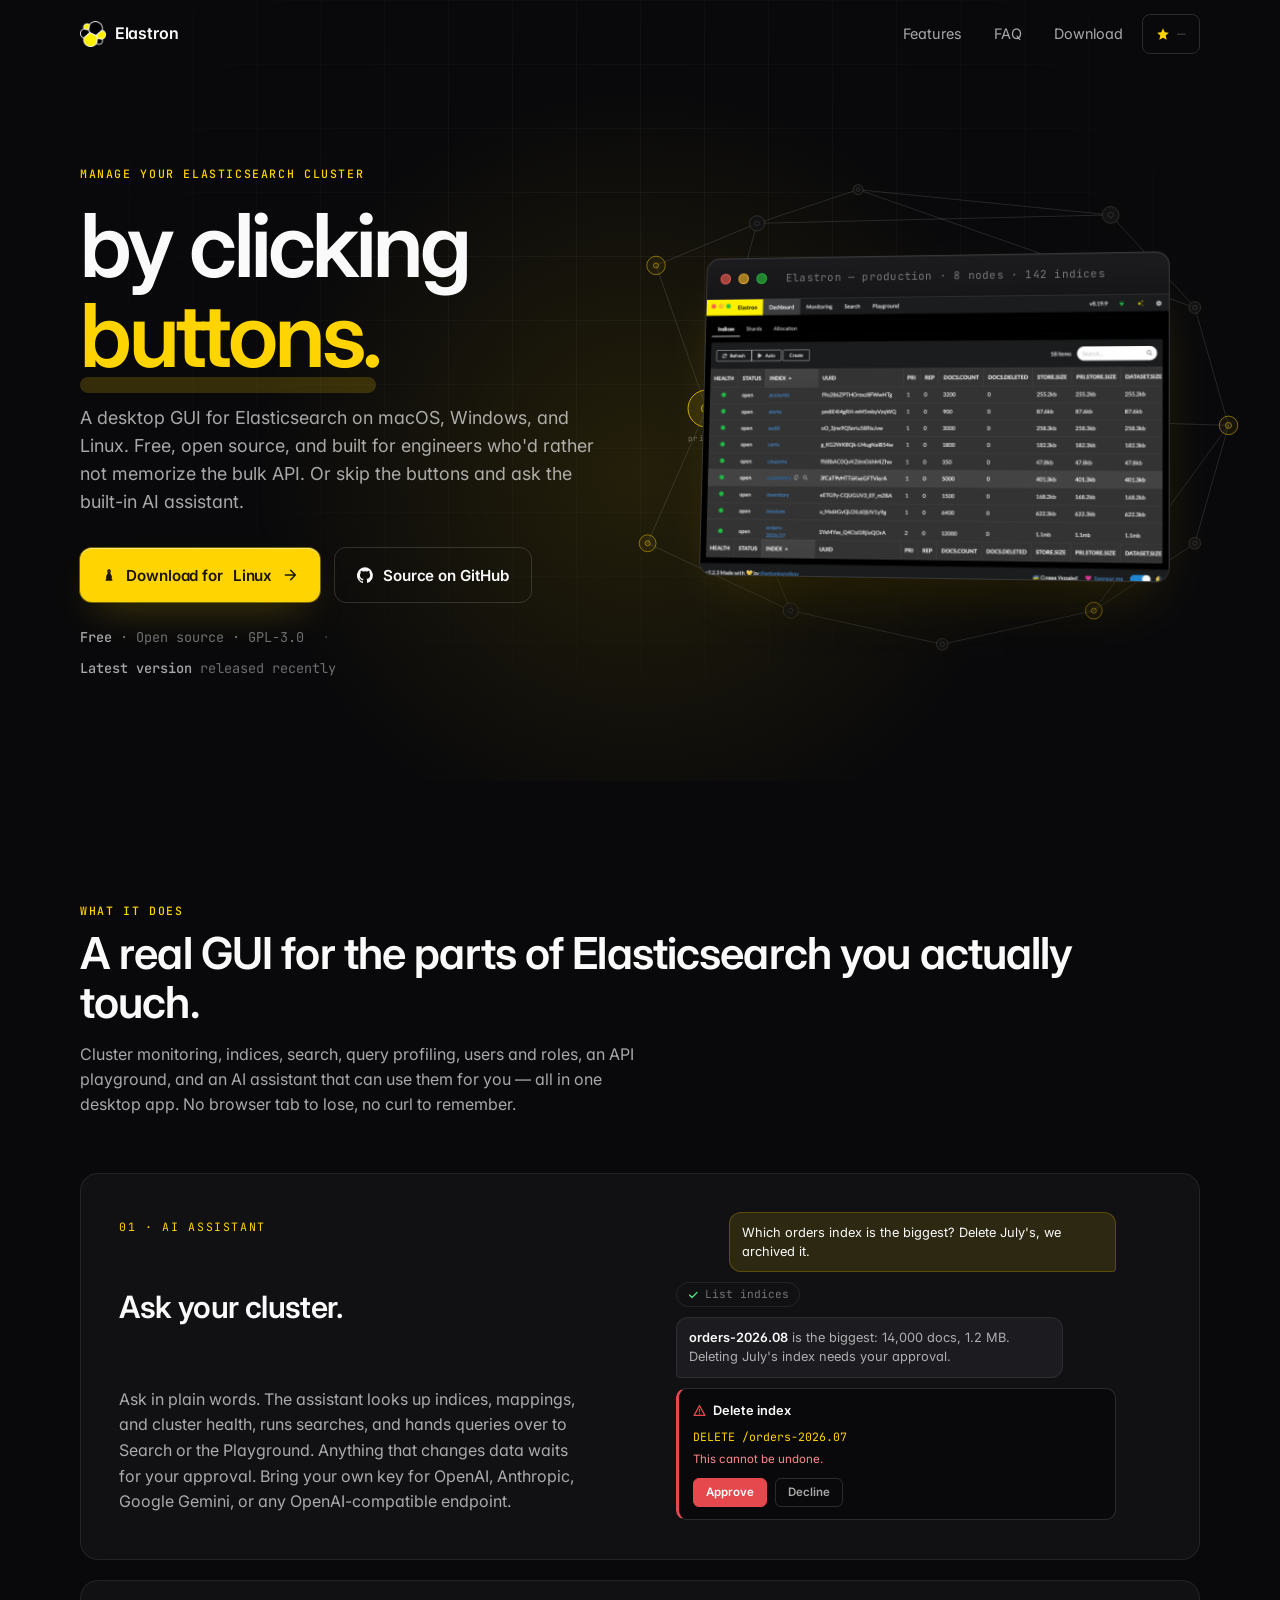
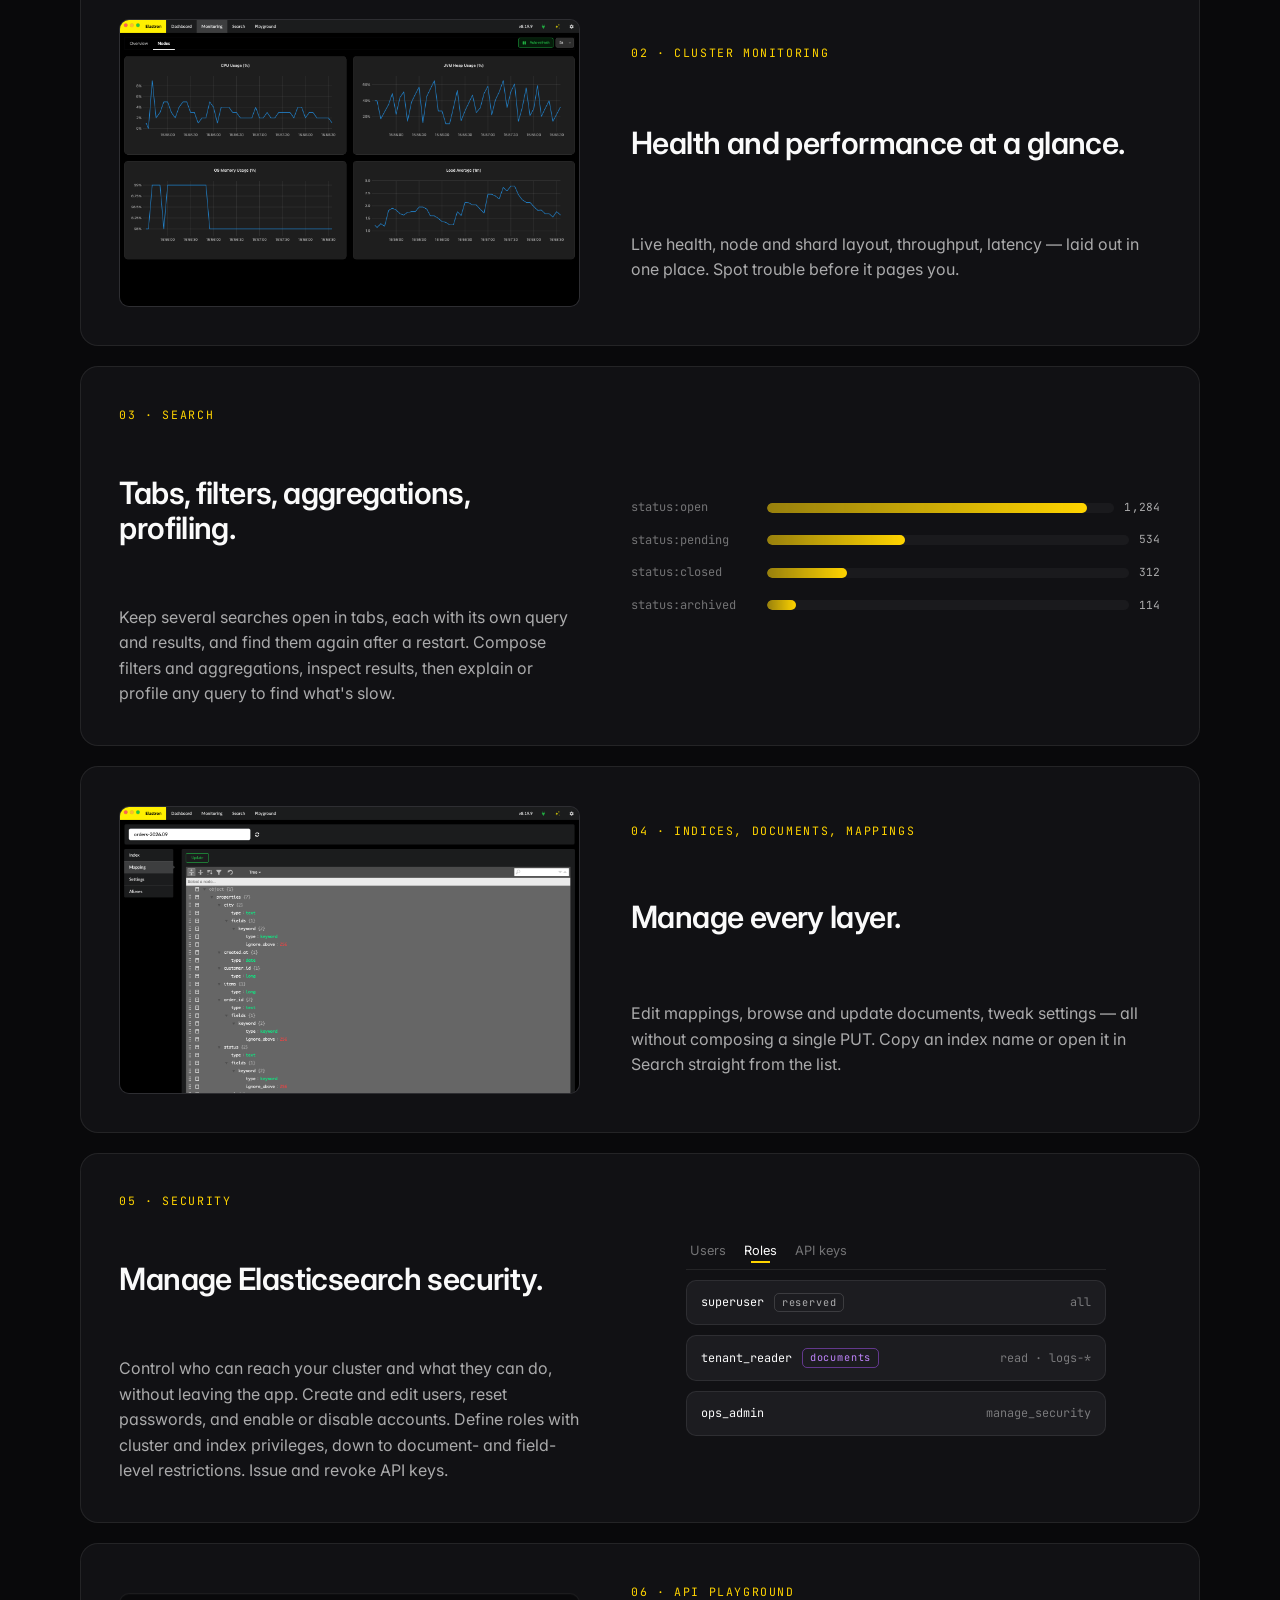
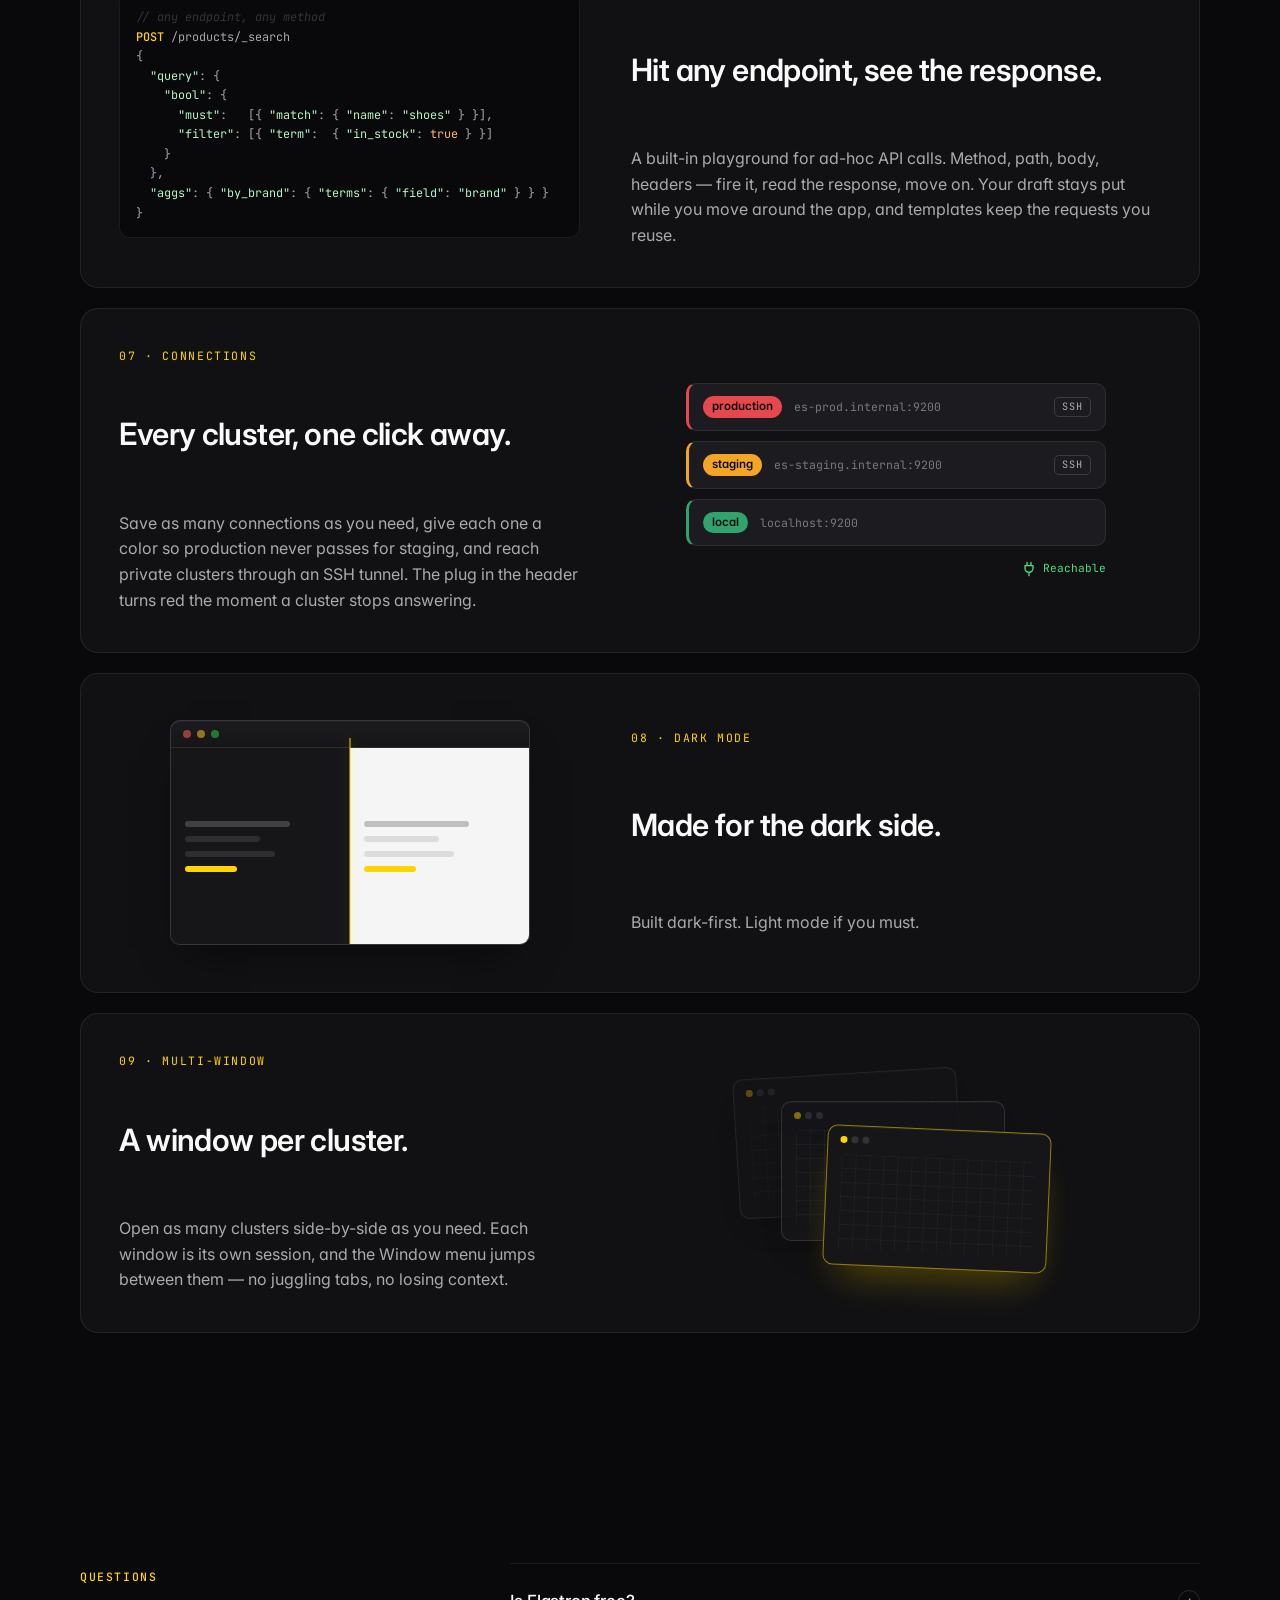
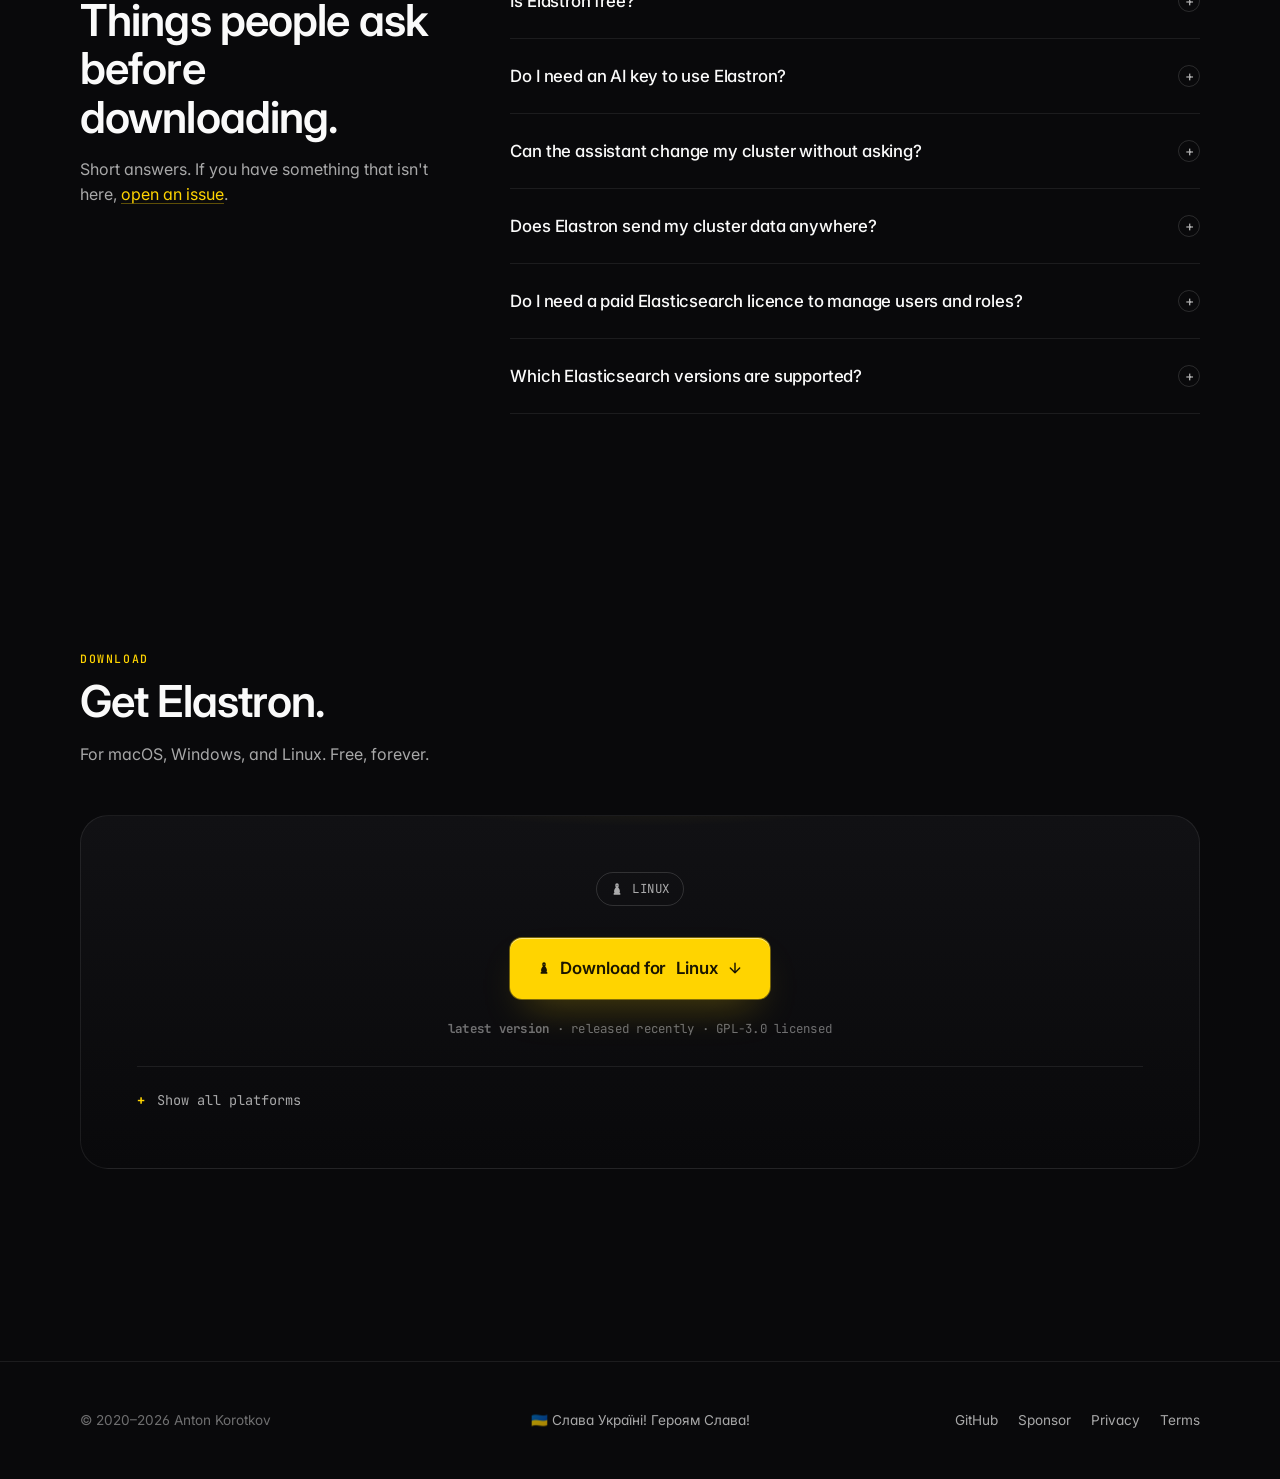
<file: index.html>
<!DOCTYPE html>
<html lang="en">

<head>
    <!-- Google Analytics -->
    <script async src="https://www.googletagmanager.com/gtag/js?id=UA-165047740-3"></script>
    <script>
        window.dataLayer = window.dataLayer || [];
        function gtag() { dataLayer.push(arguments); }
        gtag('js', new Date());
        gtag('config', 'UA-165047740-3');
    </script>

    <meta charset="utf-8" />
    <meta name="viewport" content="width=device-width, initial-scale=1, shrink-to-fit=no" />
    <meta name="description"
        content="Elastron is the desktop GUI client for Elasticsearch 8 and 9 on macOS, Windows, and Linux. Manage indices, documents, users, and roles, run queries, profile and explain — by clicking buttons, or by asking the built-in AI assistant. Free and open source." />
    <meta name="author" content="Anton Korotkov" />
    <meta name="theme-color" content="#09090b" />
    <title>Elastron — Elasticsearch desktop GUI client for macOS, Windows, Linux</title>
    <link rel="icon" type="image/png" href="assets/img/logo.png" />

    <!-- Fonts -->
    <link rel="preconnect" href="https://fonts.googleapis.com" />
    <link rel="preconnect" href="https://fonts.gstatic.com" crossorigin />
    <link
        href="https://fonts.googleapis.com/css2?family=Inter:wght@400;500;600;700&family=JetBrains+Mono:wght@400;500&display=swap"
        rel="stylesheet" />

    <link href="css/styles.css" rel="stylesheet" />

    <!-- Schema.org -->
    <script type="application/ld+json">
  {
    "@context": "https://schema.org",
    "@type": "SoftwareApplication",
    "name": "Elastron",
    "operatingSystem": "macOS, Windows, Linux",
    "applicationCategory": "DeveloperApplication",
    "downloadUrl": "https://github.com/antonkorotkov/elastron/releases/latest",
    "releaseNotes": "https://github.com/antonkorotkov/elastron/releases/latest",
    "license": "https://www.gnu.org/licenses/gpl-3.0.html",
    "isAccessibleForFree": true,
    "offers": {
      "@type": "Offer",
      "price": "0.00",
      "priceCurrency": "USD"
    }
  }
  </script>

    <!-- Open Graph -->
    <meta property="og:url" content="https://elastron.eney.solutions/" />
    <meta property="og:title" content="Elastron — Elasticsearch desktop GUI client" />
    <meta property="og:image" content="https://elastron.eney.solutions/assets/img/logo.png" />
    <meta property="og:description"
        content="A desktop GUI for Elasticsearch 8 and 9 on macOS, Windows, Linux. Manage indices, documents, users, and roles, run queries, profile and explain — by clicking buttons, or by asking the built-in AI assistant. Free and open source." />
    <meta property="og:type" content="website" />
</head>

<body id="page-top">

    <!-- ============================================================ Nav -->
    <nav class="nav" id="nav">
        <div class="container nav-inner">
            <a class="nav-brand" href="/#page-top">
                <img loading="eager" src="assets/img/logo.png" alt="Elastron logo" width="26" height="26" />
                <span>Elastron</span>
            </a>

            <div class="nav-links">
                <a href="#features"
                    onclick="gtag('event', 'click', {'event_category': 'website','event_label': 'features'})">Features</a>
                <a href="#faq">FAQ</a>
                <a href="#download"
                    onclick="gtag('event', 'click', {'event_category': 'website','event_label': 'download'})">Download</a>
                <a class="nav-stars" href="https://github.com/antonkorotkov/elastron" target="_blank" rel="noopener"
                    aria-label="View Elastron on GitHub">
                    <svg class="star" viewBox="0 0 24 24" fill="currentColor" aria-hidden="true">
                        <path d="M12 2l2.9 6.9L22 9.7l-5.4 4.7L18.3 22 12 18.3 5.7 22l1.7-7.6L2 9.7l7.1-.8L12 2z" />
                    </svg>
                    <span data-star-count></span>
                </a>
            </div>

            <button class="nav-toggle" aria-label="Toggle menu" aria-expanded="false">
                <span></span>
            </button>
        </div>
    </nav>

    <!-- =========================================================== Hero -->
    <header class="hero">
        <div class="container hero-grid">

            <div class="hero-copy">
                <span class="eyebrow">Manage your Elasticsearch cluster</span>
                <h1 class="hero-headline">
                    by clicking <span class="accent">buttons.</span>
                </h1>
                <p class="hero-sub">
                    A desktop GUI for Elasticsearch on macOS, Windows, and Linux.
                    Free, open source, and built for engineers who'd rather not memorize
                    the bulk API. Or skip the buttons and ask the built-in AI assistant.
                </p>

                <div class="hero-cta">
                    <a class="btn btn-primary" data-download-primary
                        href="https://github.com/antonkorotkov/elastron/releases/latest" target="_blank" rel="noopener"
                        onclick="gtag('event', 'app', {'event_category': 'usage','event_label': 'download'});gtag('event', 'app', {'event_category': 'download_version','event_label': 'latest'});">
                        <span data-platform-icon></span>
                        Download for <span data-platform-label>your OS</span>
                        <svg class="arrow" width="16" height="16" viewBox="0 0 24 24" fill="none" stroke="currentColor"
                            stroke-width="2.2" stroke-linecap="round" stroke-linejoin="round" aria-hidden="true">
                            <path d="M5 12h14M13 5l7 7-7 7" />
                        </svg>
                    </a>
                    <a class="btn btn-secondary" href="https://github.com/antonkorotkov/elastron" target="_blank"
                        rel="noopener">
                        <svg width="16" height="16" viewBox="0 0 24 24" fill="currentColor" aria-hidden="true">
                            <path
                                d="M12 .5a12 12 0 00-3.8 23.4c.6.1.8-.3.8-.6v-2c-3.3.7-4-1.6-4-1.6-.6-1.4-1.4-1.8-1.4-1.8-1.1-.7.1-.7.1-.7 1.2.1 1.9 1.3 1.9 1.3 1.1 1.9 2.9 1.4 3.6 1 .1-.8.4-1.4.8-1.7-2.7-.3-5.5-1.3-5.5-5.9 0-1.3.5-2.4 1.2-3.2-.1-.3-.5-1.5.1-3.1 0 0 1-.3 3.3 1.2a11.5 11.5 0 016 0c2.3-1.5 3.3-1.2 3.3-1.2.6 1.6.2 2.8.1 3.1.8.8 1.2 1.9 1.2 3.2 0 4.6-2.8 5.6-5.5 5.9.4.4.8 1.1.8 2.2v3.2c0 .3.2.7.8.6A12 12 0 0012 .5z" />
                        </svg>
                        Source on GitHub
                    </a>
                </div>

                <div class="hero-meta">
                    <span><b>Free</b> · Open source · GPL-3.0</span>
                    <span class="dot">·</span>
                    <span><b data-version>Latest version</b> released <span data-version-date>recently</span></span>
                </div>
            </div>

            <div class="hero-stage" aria-hidden="true">
                <!-- ============ Cluster constellation (background) ============ -->
                <div class="cluster">
                    <svg viewBox="0 0 800 600" preserveAspectRatio="xMidYMid slice" role="img"
                        aria-label="Animated Elasticsearch cluster topology">
                        <!-- Edges first so nodes draw on top -->
                        <g class="edges">
                            <path class="edge" d="M 140,300 L 80,130" />
                            <path class="edge" d="M 140,300 L 200,80" />
                            <path class="edge" d="M 140,300 L 70,460" />
                            <path class="edge" d="M 140,300 L 240,540" />
                            <path class="edge" d="M 140,300 L 760,320" />
                            <path class="edge" d="M 80,130  L 200,80" />
                            <path class="edge" d="M 200,80  L 320,40" />
                            <path class="edge" d="M 320,40  L 620,70" />
                            <path class="edge" d="M 620,70  L 720,180" />
                            <path class="edge" d="M 720,180 L 760,320" />
                            <path class="edge" d="M 760,320 L 720,460" />
                            <path class="edge" d="M 720,460 L 600,540" />
                            <path class="edge" d="M 600,540 L 420,580" />
                            <path class="edge" d="M 420,580 L 240,540" />
                            <path class="edge" d="M 240,540 L 70,460" />
                            <path class="edge" d="M 200,80  L 620,70" />
                            <path class="edge" d="M 320,40  L 720,180" />
                            <path class="edge" d="M 760,320 L 600,540" />
                        </g>

                        <!-- Pulses get inserted here at runtime -->
                        <g class="pulses"></g>

                        <!-- Nodes -->
                        <g class="nodes">
                            <g class="node node--primary">
                                <circle cx="140" cy="300" r="22" />
                                <circle class="node-core" cx="140" cy="300" r="6" />
                                <text class="node-label" x="140" y="338" text-anchor="middle">primary</text>
                            </g>

                            <g class="node node--lit">
                                <circle cx="80" cy="130" r="11" />
                                <circle class="node-core" cx="80" cy="130" r="3" />
                            </g>
                            <g class="node">
                                <circle cx="200" cy="80" r="9" />
                                <circle class="node-core" cx="200" cy="80" r="2.5" />
                            </g>
                            <g class="node node--mobile-hide">
                                <circle cx="320" cy="40" r="6" />
                                <circle class="node-core" cx="320" cy="40" r="2" />
                            </g>
                            <g class="node">
                                <circle cx="620" cy="70" r="10" />
                                <circle class="node-core" cx="620" cy="70" r="3" />
                            </g>
                            <g class="node node--mobile-hide">
                                <circle cx="720" cy="180" r="7" />
                                <circle class="node-core" cx="720" cy="180" r="2.5" />
                            </g>
                            <g class="node node--lit">
                                <circle cx="760" cy="320" r="11" />
                                <circle class="node-core" cx="760" cy="320" r="3.5" />
                            </g>
                            <g class="node node--mobile-hide">
                                <circle cx="720" cy="460" r="7" />
                                <circle class="node-core" cx="720" cy="460" r="2.5" />
                            </g>
                            <g class="node node--lit">
                                <circle cx="600" cy="540" r="10" />
                                <circle class="node-core" cx="600" cy="540" r="3" />
                            </g>
                            <g class="node node--mobile-hide">
                                <circle cx="420" cy="580" r="7" />
                                <circle class="node-core" cx="420" cy="580" r="2.5" />
                            </g>
                            <g class="node">
                                <circle cx="240" cy="540" r="9" />
                                <circle class="node-core" cx="240" cy="540" r="2.5" />
                            </g>
                            <g class="node node--lit">
                                <circle cx="70" cy="460" r="10" />
                                <circle class="node-core" cx="70" cy="460" r="3" />
                            </g>
                        </g>
                    </svg>
                </div>

                <!-- ============================ Window (foreground) ============= -->
                <div class="window">
                    <div class="window-bar">
                        <span class="window-dot"></span>
                        <span class="window-dot"></span>
                        <span class="window-dot"></span>
                        <span class="window-title">Elastron — production · 8 nodes · 142 indices</span>
                    </div>
                    <div class="window-body">
                        <img src="assets/img/v2/dashboard.png"
                            srcset="assets/img/v2/dashboard-960.png 960w, assets/img/v2/dashboard.png 1440w"
                            sizes="(min-width: 1024px) 470px, 80vw" width="1440" height="884"
                            alt="Elastron dashboard" loading="eager" />
                    </div>
                </div>
            </div>

        </div>
    </header>

    <!-- ======================================================= Features -->
    <section class="section" id="features">
        <div class="container">
            <div class="reveal">
                <span class="eyebrow">What it does</span>
                <h2 class="section-title">A real GUI for the parts of Elasticsearch you actually touch.</h2>
                <p class="section-lead">
                    Cluster monitoring, indices, search, query profiling, users and roles,
                    an API playground, and an AI assistant that can use them for you — all
                    in one desktop app. No browser tab to lose, no curl to remember.
                </p>
            </div>

            <div class="bento">

                <article class="card card--assistant reveal">
                    <div class="card-tag">01 · AI assistant</div>
                    <h3 class="card-title">Ask your cluster.</h3>
                    <p class="card-body">
                        Ask in plain words. The assistant looks up indices, mappings, and
                        cluster health, runs searches, and hands queries over to Search or
                        the Playground. Anything that changes data waits for your approval.
                        Bring your own key for OpenAI, Anthropic, Google Gemini, or any
                        OpenAI-compatible endpoint.
                    </p>
                    <div class="card-art">
                        <div class="art-chat" aria-hidden="true">
                            <div class="art-chat-msg art-chat-msg--user">
                                Which orders index is the biggest? Delete July's, we archived it.
                            </div>
                            <div class="art-chat-step">
                                <svg viewBox="0 0 24 24" width="12" height="12" fill="none" stroke="currentColor"
                                    stroke-width="2.6" stroke-linecap="round" stroke-linejoin="round">
                                    <path d="M5 12l5 5L20 7" />
                                </svg>
                                List indices
                            </div>
                            <div class="art-chat-msg">
                                <b>orders-2026.08</b> is the biggest: 14,000 docs, 1.2&nbsp;MB.
                                Deleting July's index needs your approval.
                            </div>
                            <div class="art-chat-approval">
                                <div class="art-chat-approval-title">
                                    <svg viewBox="0 0 24 24" width="13" height="13" fill="none" stroke="currentColor"
                                        stroke-width="2.2" stroke-linecap="round" stroke-linejoin="round">
                                        <path d="M12 3l10 18H2L12 3z" />
                                        <path d="M12 10v4M12 17.5v.5" />
                                    </svg>
                                    Delete index
                                </div>
                                <code>DELETE /orders-2026.07</code>
                                <p>This cannot be undone.</p>
                                <div class="art-chat-actions">
                                    <span class="art-chat-btn art-chat-btn--danger">Approve</span>
                                    <span class="art-chat-btn">Decline</span>
                                </div>
                            </div>
                        </div>
                    </div>
                </article>

                <article class="card card--dashboard reveal">
                    <div class="card-tag">02 · Cluster monitoring</div>
                    <h3 class="card-title">Health and performance at a glance.</h3>
                    <p class="card-body">
                        Live health, node and shard layout, throughput, latency — laid out
                        in one place. Spot trouble before it pages you.
                    </p>
                    <div class="card-art">
                        <div class="card-screenshot">
                            <img src="assets/img/v2/monitoring.png" alt="Elastron monitoring" loading="eager" />
                        </div>
                    </div>
                </article>

                <article class="card card--search reveal">
                    <div class="card-tag">03 · Search</div>
                    <h3 class="card-title">Tabs, filters, aggregations, profiling.</h3>
                    <p class="card-body">
                        Keep several searches open in tabs, each with its own query and
                        results, and find them again after a restart. Compose filters and
                        aggregations, inspect results, then explain or profile any query to
                        find what's slow.
                    </p>
                    <div class="card-art">
                        <div class="art-aggs" aria-hidden="true">
                            <div class="art-aggs-row">
                                <span class="lbl">status:open</span>
                                <span class="bar"><i style="--w: 92%"></i></span>
                                <span class="num">1,284</span>
                            </div>
                            <div class="art-aggs-row">
                                <span class="lbl">status:pending</span>
                                <span class="bar"><i style="--w: 38%"></i></span>
                                <span class="num">534</span>
                            </div>
                            <div class="art-aggs-row">
                                <span class="lbl">status:closed</span>
                                <span class="bar"><i style="--w: 22%"></i></span>
                                <span class="num">312</span>
                            </div>
                            <div class="art-aggs-row">
                                <span class="lbl">status:archived</span>
                                <span class="bar"><i style="--w: 8%"></i></span>
                                <span class="num">114</span>
                            </div>
                        </div>
                    </div>
                </article>

                <article class="card card--indices reveal">
                    <div class="card-tag">04 · Indices, documents, mappings</div>
                    <h3 class="card-title">Manage every layer.</h3>
                    <p class="card-body">
                        Edit mappings, browse and update documents, tweak settings — all
                        without composing a single PUT. Copy an index name or open it in
                        Search straight from the list.
                    </p>
                    <div class="card-art">
                        <div class="card-screenshot">
                            <img src="assets/img/v2/indices.png" alt="Elastron index management" loading="eager" />
                        </div>
                    </div>
                </article>

                <article class="card card--security reveal">
                    <div class="card-tag">05 · Security</div>
                    <h3 class="card-title">Manage Elasticsearch security.</h3>
                    <p class="card-body">
                        Control who can reach your cluster and what they can do, without
                        leaving the app. Create and edit users, reset passwords, and enable or
                        disable accounts. Define roles with cluster and index privileges, down
                        to document- and field-level restrictions. Issue and revoke API keys.
                    </p>
                    <div class="card-art">
                        <div class="art-roles" aria-hidden="true">
                            <div class="art-roles-tabs">
                                <span>Users</span>
                                <span class="active">Roles</span>
                                <span>API keys</span>
                            </div>
                            <div class="art-role">
                                <span class="art-role-name">superuser</span>
                                <span class="art-role-badge">reserved</span>
                                <span class="art-role-privs">all</span>
                            </div>
                            <div class="art-role">
                                <span class="art-role-name">tenant_reader</span>
                                <span class="art-role-badge art-role-badge--restrict">documents</span>
                                <span class="art-role-privs">read · logs-*</span>
                            </div>
                            <div class="art-role">
                                <span class="art-role-name">ops_admin</span>
                                <span class="art-role-privs">manage_security</span>
                            </div>
                        </div>
                    </div>
                </article>

                <article class="card card--updates reveal">
                    <div class="card-tag">06 · API Playground</div>
                    <h3 class="card-title">Hit any endpoint, see the response.</h3>
                    <p class="card-body">
                        A built-in playground for ad-hoc API calls. Method, path, body,
                        headers — fire it, read the response, move on. Your draft stays put
                        while you move around the app, and templates keep the requests you
                        reuse.
                    </p>
                    <div class="card-art">
                        <pre class="art-query" aria-hidden="true"><span class="c">// any endpoint, any method</span>
<span class="k">POST</span> /products/_search
{
  <span class="s">"query"</span>: {
    <span class="s">"bool"</span>: {
      <span class="s">"must"</span>:   [{ <span class="s">"match"</span>: { <span class="s">"name"</span>: <span class="s">"shoes"</span> } }],
      <span class="s">"filter"</span>: [{ <span class="s">"term"</span>:  { <span class="s">"in_stock"</span>: <span class="n">true</span> } }]
    }
  },
  <span class="s">"aggs"</span>: { <span class="s">"by_brand"</span>: { <span class="s">"terms"</span>: { <span class="s">"field"</span>: <span class="s">"brand"</span> } } }
}</pre>
                    </div>
                </article>

                <article class="card card--connections reveal">
                    <div class="card-tag">07 · Connections</div>
                    <h3 class="card-title">Every cluster, one click away.</h3>
                    <p class="card-body">
                        Save as many connections as you need, give each one a color so
                        production never passes for staging, and reach private clusters
                        through an SSH tunnel. The plug in the header turns red the moment a
                        cluster stops answering.
                    </p>
                    <div class="card-art">
                        <div class="art-conns" aria-hidden="true">
                            <div class="art-conn" style="--c: #e5484d">
                                <span class="art-conn-pill">production</span>
                                <span class="art-conn-host">es-prod.internal:9200</span>
                                <span class="art-conn-tag">SSH</span>
                            </div>
                            <div class="art-conn" style="--c: #f5a524">
                                <span class="art-conn-pill">staging</span>
                                <span class="art-conn-host">es-staging.internal:9200</span>
                                <span class="art-conn-tag">SSH</span>
                            </div>
                            <div class="art-conn" style="--c: #30a46c">
                                <span class="art-conn-pill">local</span>
                                <span class="art-conn-host">localhost:9200</span>
                            </div>
                            <div class="art-conn-status">
                                <svg viewBox="0 0 24 24" width="16" height="16" fill="none" stroke="currentColor"
                                    stroke-width="2" stroke-linecap="round" stroke-linejoin="round">
                                    <path d="M9 2v5M15 2v5M6 7h12v4a6 6 0 0 1-12 0V7zM12 17v5" />
                                </svg>
                                Reachable
                            </div>
                        </div>
                    </div>
                </article>

                <article class="card card--dark reveal">
                    <div class="card-tag">08 · Dark mode</div>
                    <h3 class="card-title">Made for the dark side.</h3>
                    <p class="card-body">Built dark-first. Light mode if you must.</p>
                    <div class="card-art">
                        <div class="art-split" aria-hidden="true">
                            <div class="art-split-window">
                                <div class="art-split-bar">
                                    <span></span><span></span><span></span>
                                </div>
                                <div class="art-split-body">
                                    <div class="art-split-half art-split-half--dark">
                                        <span class="row r1"></span>
                                        <span class="row r2"></span>
                                        <span class="row r3"></span>
                                        <span class="row r4 accent"></span>
                                    </div>
                                    <div class="art-split-half art-split-half--light">
                                        <span class="row r1"></span>
                                        <span class="row r2"></span>
                                        <span class="row r3"></span>
                                        <span class="row r4 accent"></span>
                                    </div>
                                </div>
                            </div>
                        </div>
                    </div>
                </article>

                <article class="card card--ie reveal">
                    <div class="card-tag">09 · Multi-window</div>
                    <h3 class="card-title">A window per cluster.</h3>
                    <p class="card-body">
                        Open as many clusters side-by-side as you need. Each window is its
                        own session, and the Window menu jumps between them — no juggling
                        tabs, no losing context.
                    </p>
                    <div class="card-art">
                        <div class="art-windows" aria-hidden="true">
                            <span class="aw aw--back"></span>
                            <span class="aw aw--mid"></span>
                            <span class="aw aw--front"></span>
                        </div>
                    </div>
                </article>

            </div>
        </div>
    </section>

    <!-- ============================================================ FAQ -->
    <section class="section" id="faq">
        <div class="container faq-grid">
            <div class="faq-head reveal">
                <span class="eyebrow">Questions</span>
                <h2 class="section-title">Things people ask before downloading.</h2>
                <p class="section-lead">
                    Short answers. If you have something that isn't here,
                    <a href="https://github.com/antonkorotkov/elastron/issues" target="_blank" rel="noopener">open an
                        issue</a>.
                </p>
            </div>

            <div class="faq-list reveal">

                <div class="faq-item">
                    <button class="faq-q" aria-expanded="false">
                        <span>Is Elastron free?</span>
                        <span class="chev" aria-hidden="true">+</span>
                    </button>
                    <div class="faq-a">
                        <div>
                            <p>
                                Yes. Elastron is free and open source under the
                                <a href="https://www.gnu.org/licenses/gpl-3.0.html" target="_blank" rel="noopener">GNU
                                    General Public License, version 3 or later</a>. There is no paid tier, no feature
                                gate, no &ldquo;PRO&rdquo; version waiting in the wings. The full source lives on
                                <a href="https://github.com/antonkorotkov/elastron" target="_blank"
                                    rel="noopener">GitHub</a>.
                            </p>
                        </div>
                    </div>
                </div>

                <div class="faq-item">
                    <button class="faq-q" aria-expanded="false">
                        <span>Do I need an AI key to use Elastron?</span>
                        <span class="chev" aria-hidden="true">+</span>
                    </button>
                    <div class="faq-a">
                        <div>
                            <p>
                                No. Everything except the assistant works without one. To use the assistant, open
                                <strong>Settings</strong> (the gear in the header), choose a provider &mdash; OpenAI,
                                Anthropic, Google Gemini, or any OpenAI-compatible endpoint, such as a model you run
                                yourself &mdash; and enter your own API key and model. Your provider bills that usage
                                to your own account; Elastron adds nothing on top.
                            </p>
                        </div>
                    </div>
                </div>

                <div class="faq-item">
                    <button class="faq-q" aria-expanded="false">
                        <span>Can the assistant change my cluster without asking?</span>
                        <span class="chev" aria-hidden="true">+</span>
                    </button>
                    <div class="faq-a">
                        <div>
                            <p>
                                No. Reading &mdash; listing indices, checking mappings, running searches &mdash; happens
                                on its own. Anything that writes, such as creating or deleting an index or changing
                                documents, stops at an approval card that shows exactly what will run, and nothing
                                happens until you approve it. Requests that can't be undone are marked as such.
                            </p>
                            <p>
                                Security is stricter still. The assistant can read users, roles, and API key details
                                to answer questions, but it cannot create, change, or delete any of them, not even with
                                your approval. Those changes are made in the Security screen.
                            </p>
                        </div>
                    </div>
                </div>

                <div class="faq-item">
                    <button class="faq-q" aria-expanded="false">
                        <span>Does Elastron send my cluster data anywhere?</span>
                        <span class="chev" aria-hidden="true">+</span>
                    </button>
                    <div class="faq-a">
                        <div>
                            <p>
                                Elastron talks to your cluster directly from your machine; there is no Elastron server
                                in between. The app reports anonymous usage to Google Analytics &mdash; the app
                                version, which screens are opened, the Elasticsearch version of clusters you connect
                                to, and that an assistant message was sent or answered. It never reports hosts,
                                credentials, queries, or documents.
                            </p>
                            <p>
                                The AI assistant is the one exception. When you use it, your messages and the cluster
                                data it looks up are sent to the AI provider you configured, straight from your
                                machine and with your own key. Results are capped before they are sent, and nothing
                                goes to any provider until you set one up. See the
                                <a href="/privacy.html">privacy policy</a> for details.
                            </p>
                        </div>
                    </div>
                </div>

                <div class="faq-item">
                    <button class="faq-q" aria-expanded="false">
                        <span>Do I need a paid Elasticsearch licence to manage users and roles?</span>
                        <span class="chev" aria-hidden="true">+</span>
                    </button>
                    <div class="faq-a">
                        <div>
                            <p>
                                No. Users, roles, and API keys work on the free Basic licence, as long as security is
                                enabled on the cluster and your account may manage it. Restricting a role to certain
                                documents or fields is the exception: Elasticsearch reserves that for paid licences and
                                trials. Elastron still offers it, and if the cluster refuses, it tells you the licence is
                                the reason rather than showing a raw error.
                            </p>
                        </div>
                    </div>
                </div>

                <div class="faq-item">
                    <button class="faq-q" aria-expanded="false">
                        <span>Which Elasticsearch versions are supported?</span>
                        <span class="chev" aria-hidden="true">+</span>
                    </button>
                    <div class="faq-a">
                        <div>
                            <p>Elasticsearch <strong>8.x</strong> and <strong>9.x</strong>. Older versions may work but with limited functionality.</p>
                        </div>
                    </div>
                </div>

            </div>
        </div>
    </section>

    <!-- ======================================================= Download -->
    <section class="section" id="download">
        <div class="container">
            <div class="reveal">
                <span class="eyebrow">Download</span>
                <h2 class="section-title">Get Elastron.</h2>
                <p class="section-lead">For macOS, Windows, and Linux. Free, forever.</p>
            </div>

            <div class="download-card reveal">
                <span class="download-platform">
                    <span data-platform-icon></span>
                    <span data-platform-label>macOS</span>
                </span>

                <div>
                    <a class="btn btn-primary" data-download-primary
                        href="https://github.com/antonkorotkov/elastron/releases/latest" target="_blank" rel="noopener"
                        onclick="gtag('event', 'app', {'event_category': 'usage','event_label': 'download'});gtag('event', 'app', {'event_category': 'download_version','event_label': 'latest'});">
                        <span data-platform-icon></span>
                        Download for <span data-platform-label>your OS</span>
                        <svg class="arrow" width="16" height="16" viewBox="0 0 24 24" fill="none" stroke="currentColor"
                            stroke-width="2.2" stroke-linecap="round" stroke-linejoin="round" aria-hidden="true">
                            <path d="M12 5v14M5 12l7 7 7-7" />
                        </svg>
                    </a>
                </div>

                <p class="download-meta">
                    <b data-version>latest version</b> · released <span data-version-date>recently</span>
                    · GPL-3.0 licensed
                </p>

                <details class="downloads-all">
                    <summary>Show all platforms</summary>
                    <div class="downloads-grid" data-downloads-all></div>
                </details>
            </div>
        </div>
    </section>

    <!-- ========================================================= Footer -->
    <footer class="footer">
        <div class="container footer-inner">
            <div>&copy; 2020&ndash;2026 Anton Korotkov</div>
            <div>🇺🇦 Слава Україні! Героям Слава!</div>
            <div>
                <a href="https://github.com/antonkorotkov/elastron" target="_blank" rel="noopener">GitHub</a>
                <a href="https://github.com/sponsors/antonkorotkov" target="_blank" rel="noopener">Sponsor</a>
                <a href="/privacy.html">Privacy</a>
                <a href="/terms.html">Terms</a>
            </div>
        </div>
    </footer>

    <script src="js/scripts.js"></script>
</body>

</html>
</file>
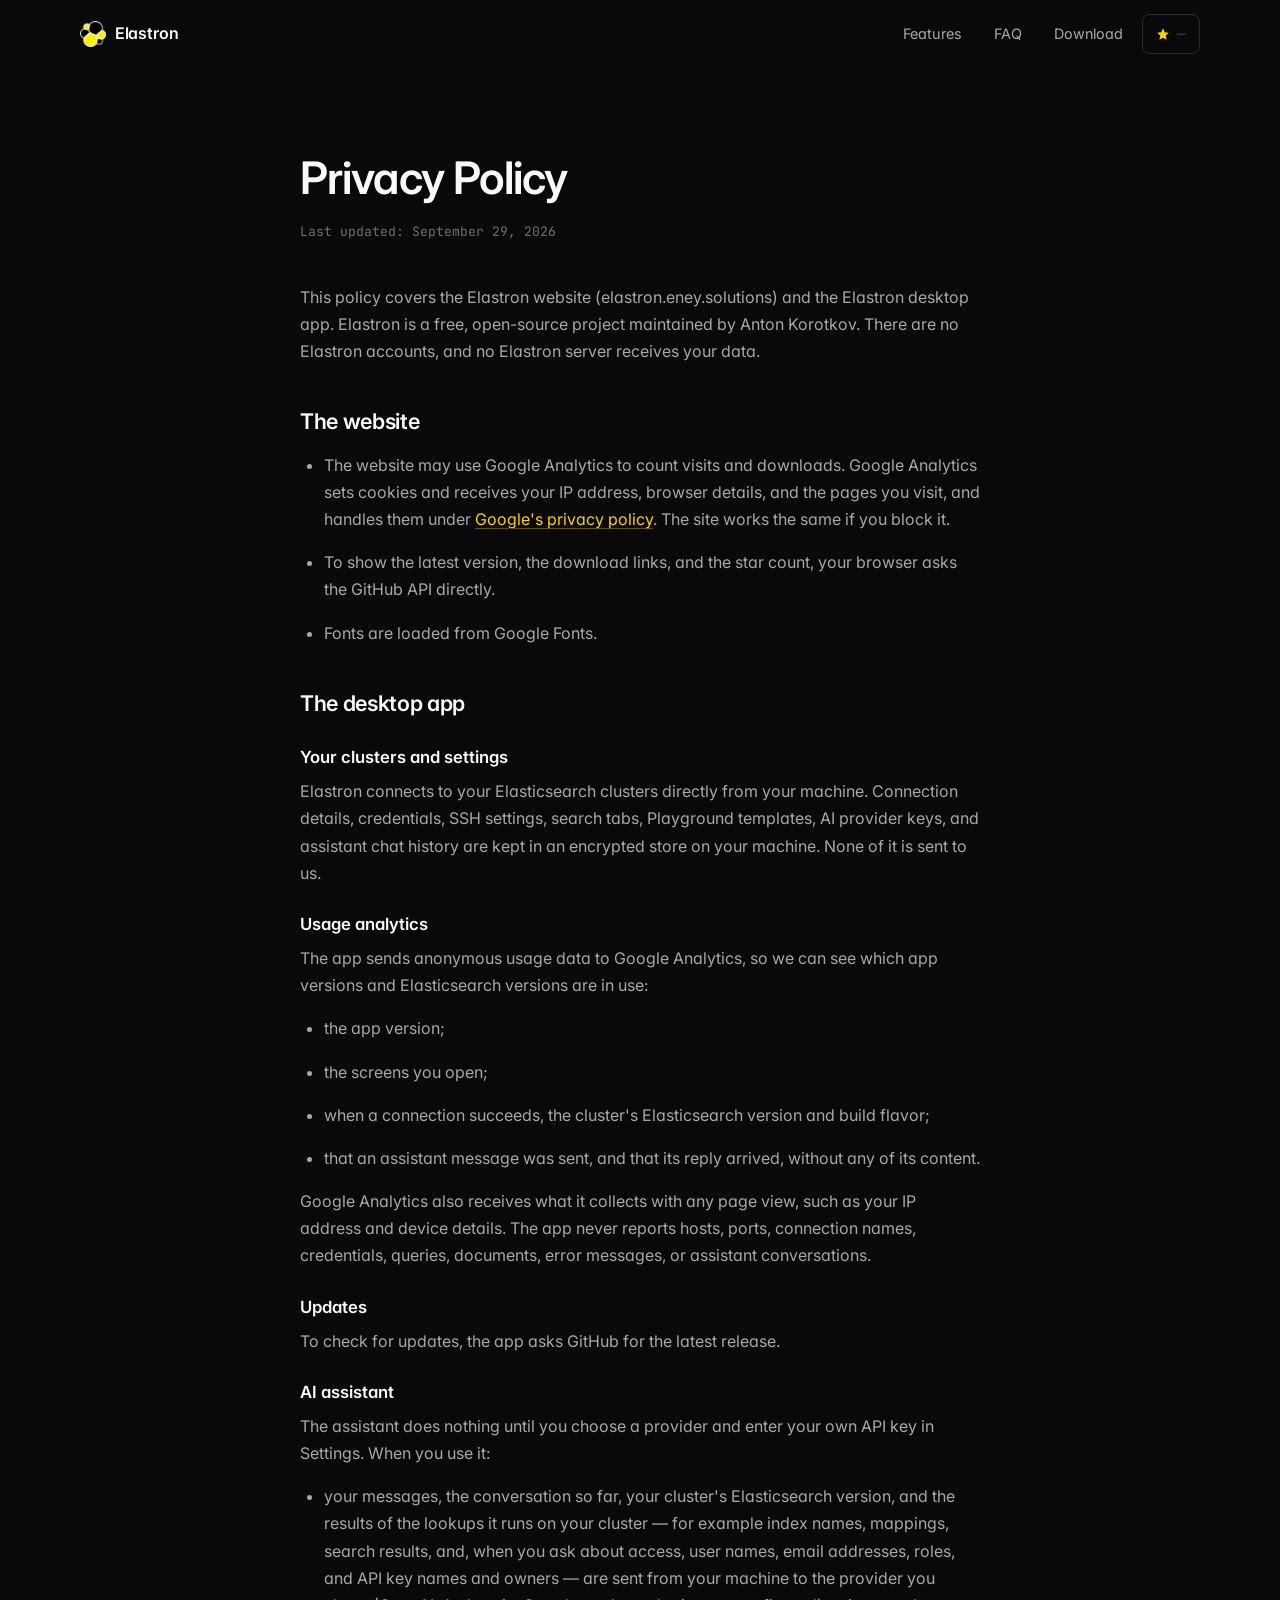
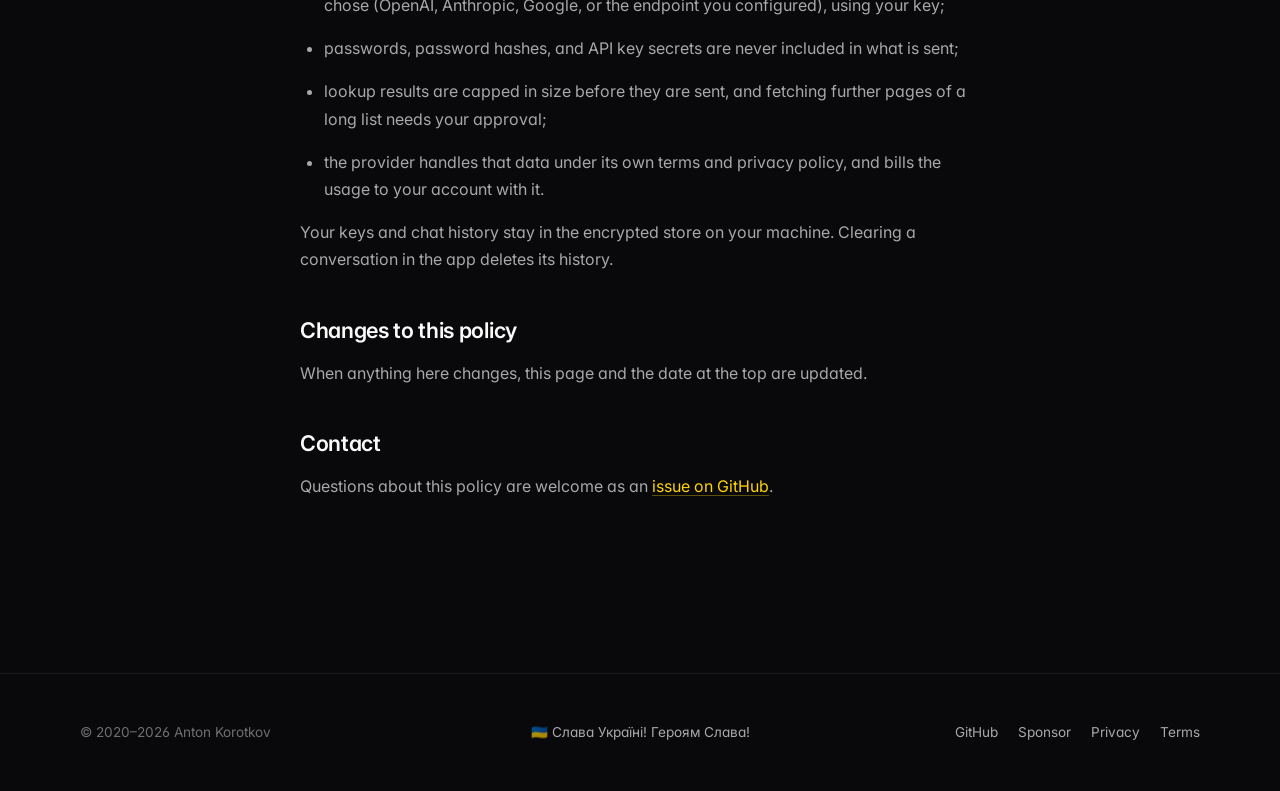
<file: privacy.html>
<!DOCTYPE html>
<html lang="en">

<head>
    <!-- Google Analytics 4. Off until GA_ID holds the site's measurement ID (G-...).
         gtag() is always defined, so the click handlers below are safe either way. -->
    <script>
        window.dataLayer = window.dataLayer || [];
        function gtag() { dataLayer.push(arguments); }
        (function () {
            var GA_ID = '';
            if (!GA_ID) return;
            var script = document.createElement('script');
            script.async = true;
            script.src = 'https://www.googletagmanager.com/gtag/js?id=' + GA_ID;
            document.head.appendChild(script);
            gtag('js', new Date());
            gtag('config', GA_ID);
        })();
    </script>

    <meta charset="utf-8" />
    <meta name="viewport" content="width=device-width, initial-scale=1, shrink-to-fit=no" />
    <meta name="description" content="What the Elastron website and desktop app collect, and where your data goes." />
    <meta name="author" content="Anton Korotkov" />
    <meta name="theme-color" content="#09090b" />
    <title>Privacy Policy — Elastron</title>
    <link rel="icon" type="image/png" href="assets/img/logo.png" />

    <!-- Fonts -->
    <link rel="preconnect" href="https://fonts.googleapis.com" />
    <link rel="preconnect" href="https://fonts.gstatic.com" crossorigin />
    <link
        href="https://fonts.googleapis.com/css2?family=Inter:wght@400;500;600;700&family=JetBrains+Mono:wght@400;500&display=swap"
        rel="stylesheet" />

    <link href="css/styles.css" rel="stylesheet" />
</head>

<body id="page-top">

    <nav class="nav" id="nav">
        <div class="container nav-inner">
            <a class="nav-brand" href="/#page-top">
                <img loading="eager" src="assets/img/logo.png" alt="Elastron logo" width="26" height="26" />
                <span>Elastron</span>
            </a>

            <div class="nav-links">
                <a href="/#features"
                    onclick="gtag('event', 'click', {'event_category': 'website','event_label': 'features'})">Features</a>
                <a href="/#faq">FAQ</a>
                <a href="/#download"
                    onclick="gtag('event', 'click', {'event_category': 'website','event_label': 'download'})">Download</a>
                <a class="nav-stars" href="https://github.com/antonkorotkov/elastron" target="_blank" rel="noopener"
                    aria-label="View Elastron on GitHub">
                    <svg class="star" viewBox="0 0 24 24" fill="currentColor" aria-hidden="true">
                        <path d="M12 2l2.9 6.9L22 9.7l-5.4 4.7L18.3 22 12 18.3 5.7 22l1.7-7.6L2 9.7l7.1-.8L12 2z" />
                    </svg>
                    <span data-star-count></span>
                </a>
            </div>

            <button class="nav-toggle" aria-label="Toggle menu" aria-expanded="false">
                <span></span>
            </button>
        </div>
    </nav>

    <main class="legal">
        <div class="container legal-inner">
            <h1>Privacy Policy</h1>
            <p class="updated">Last updated: September 29, 2026</p>

            <p>
                This policy covers the Elastron website (elastron.eney.solutions) and the Elastron desktop app.
                Elastron is a free, open-source project maintained by Anton Korotkov. There are no Elastron accounts,
                and no Elastron server receives your data.
            </p>

            <h2>The website</h2>
            <ul>
                <li>
                    The website may use Google Analytics to count visits and downloads. Google Analytics sets cookies
                    and receives your IP address, browser details, and the pages you visit, and handles them under
                    <a href="https://policies.google.com/privacy" target="_blank" rel="noopener">Google's privacy
                        policy</a>. The site works the same if you block it.
                </li>
                <li>
                    To show the latest version, the download links, and the star count, your browser asks the GitHub
                    API directly.
                </li>
                <li>Fonts are loaded from Google Fonts.</li>
            </ul>

            <h2>The desktop app</h2>

            <h3>Your clusters and settings</h3>
            <p>
                Elastron connects to your Elasticsearch clusters directly from your machine. Connection details,
                credentials, SSH settings, search tabs, Playground templates, AI provider keys, and assistant chat
                history are kept in an encrypted store on your machine. None of it is sent to us.
            </p>

            <h3>Usage analytics</h3>
            <p>
                The app sends anonymous usage data to Google Analytics, so we can see which app versions and
                Elasticsearch versions are in use:
            </p>
            <ul>
                <li>the app version;</li>
                <li>the screens you open;</li>
                <li>when a connection succeeds, the cluster's Elasticsearch version and build flavor;</li>
                <li>that an assistant message was sent, and that its reply arrived, without any of its content.</li>
            </ul>
            <p>
                Google Analytics also receives what it collects with any page view, such as your IP address and
                device details. The app never reports hosts, ports, connection names, credentials, queries,
                documents, error messages, or assistant conversations.
            </p>

            <h3>Updates</h3>
            <p>To check for updates, the app asks GitHub for the latest release.</p>

            <h3>AI assistant</h3>
            <p>
                The assistant does nothing until you choose a provider and enter your own API key in Settings. When
                you use it:
            </p>
            <ul>
                <li>
                    your messages, the conversation so far, your cluster's Elasticsearch version, and the results of
                    the lookups it runs on your cluster &mdash; for example index names, mappings, search
                    results, and, when you ask about access, user names, email addresses, roles, and API key names
                    and owners &mdash; are sent from your machine to the provider you chose (OpenAI, Anthropic,
                    Google, or the endpoint you configured), using your key;
                </li>
                <li>
                    passwords, password hashes, and API key secrets are never included in what is sent;
                </li>
                <li>
                    lookup results are capped in size before they are sent, and fetching further pages of a long list
                    needs your approval;
                </li>
                <li>
                    the provider handles that data under its own terms and privacy policy, and bills the usage to your
                    account with it.
                </li>
            </ul>
            <p>
                Your keys and chat history stay in the encrypted store on your machine. Clearing a conversation in
                the app deletes its history.
            </p>

            <h2>Changes to this policy</h2>
            <p>When anything here changes, this page and the date at the top are updated.</p>

            <h2>Contact</h2>
            <p>
                Questions about this policy are welcome as an
                <a href="https://github.com/antonkorotkov/elastron/issues" target="_blank" rel="noopener">issue on
                    GitHub</a>.
            </p>
        </div>
    </main>

    <footer class="footer">
        <div class="container footer-inner">
            <div>&copy; 2020&ndash;2026 Anton Korotkov</div>
            <div>🇺🇦 Слава Україні! Героям Слава!</div>
            <div>
                <a href="https://github.com/antonkorotkov/elastron" target="_blank" rel="noopener">GitHub</a>
                <a href="https://github.com/sponsors/antonkorotkov" target="_blank" rel="noopener">Sponsor</a>
                <a href="/privacy.html">Privacy</a>
                <a href="/terms.html">Terms</a>
            </div>
        </div>
    </footer>

    <script src="js/scripts.js"></script>
</body>

</html>
</file>
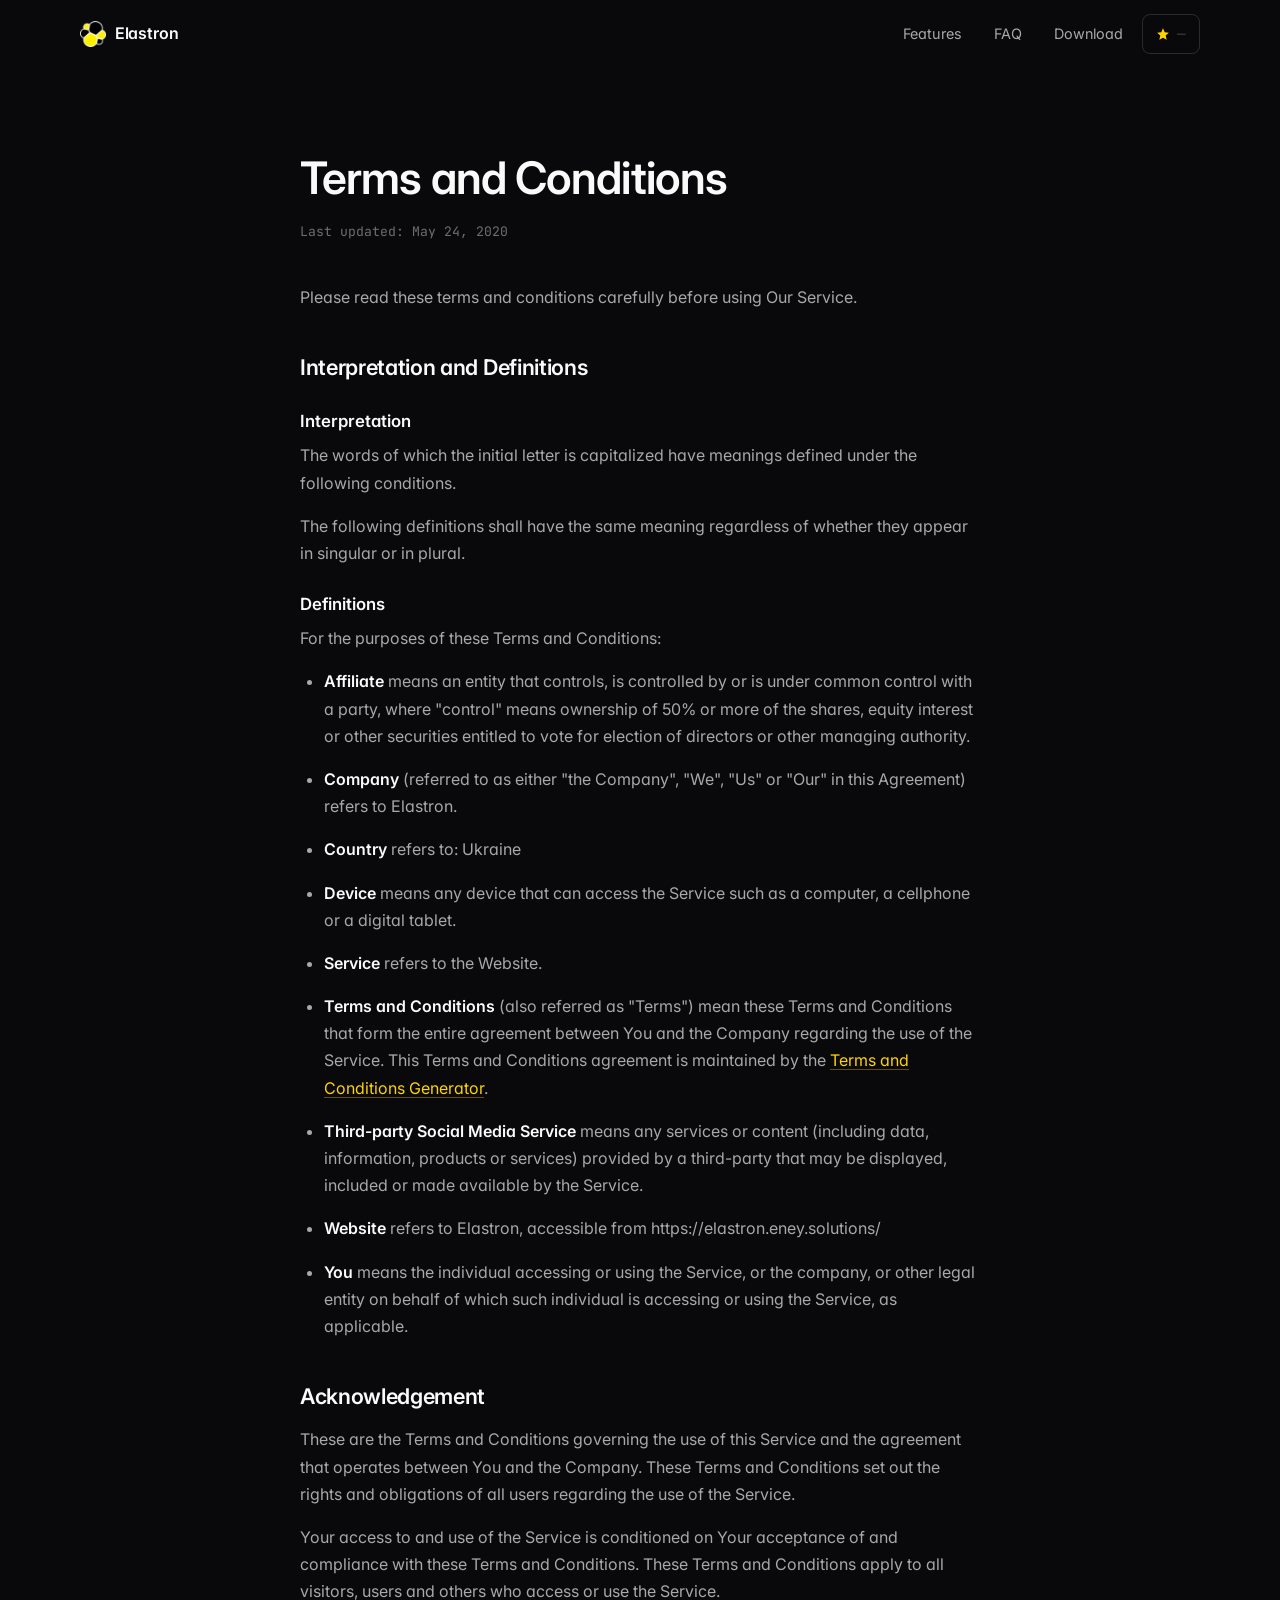
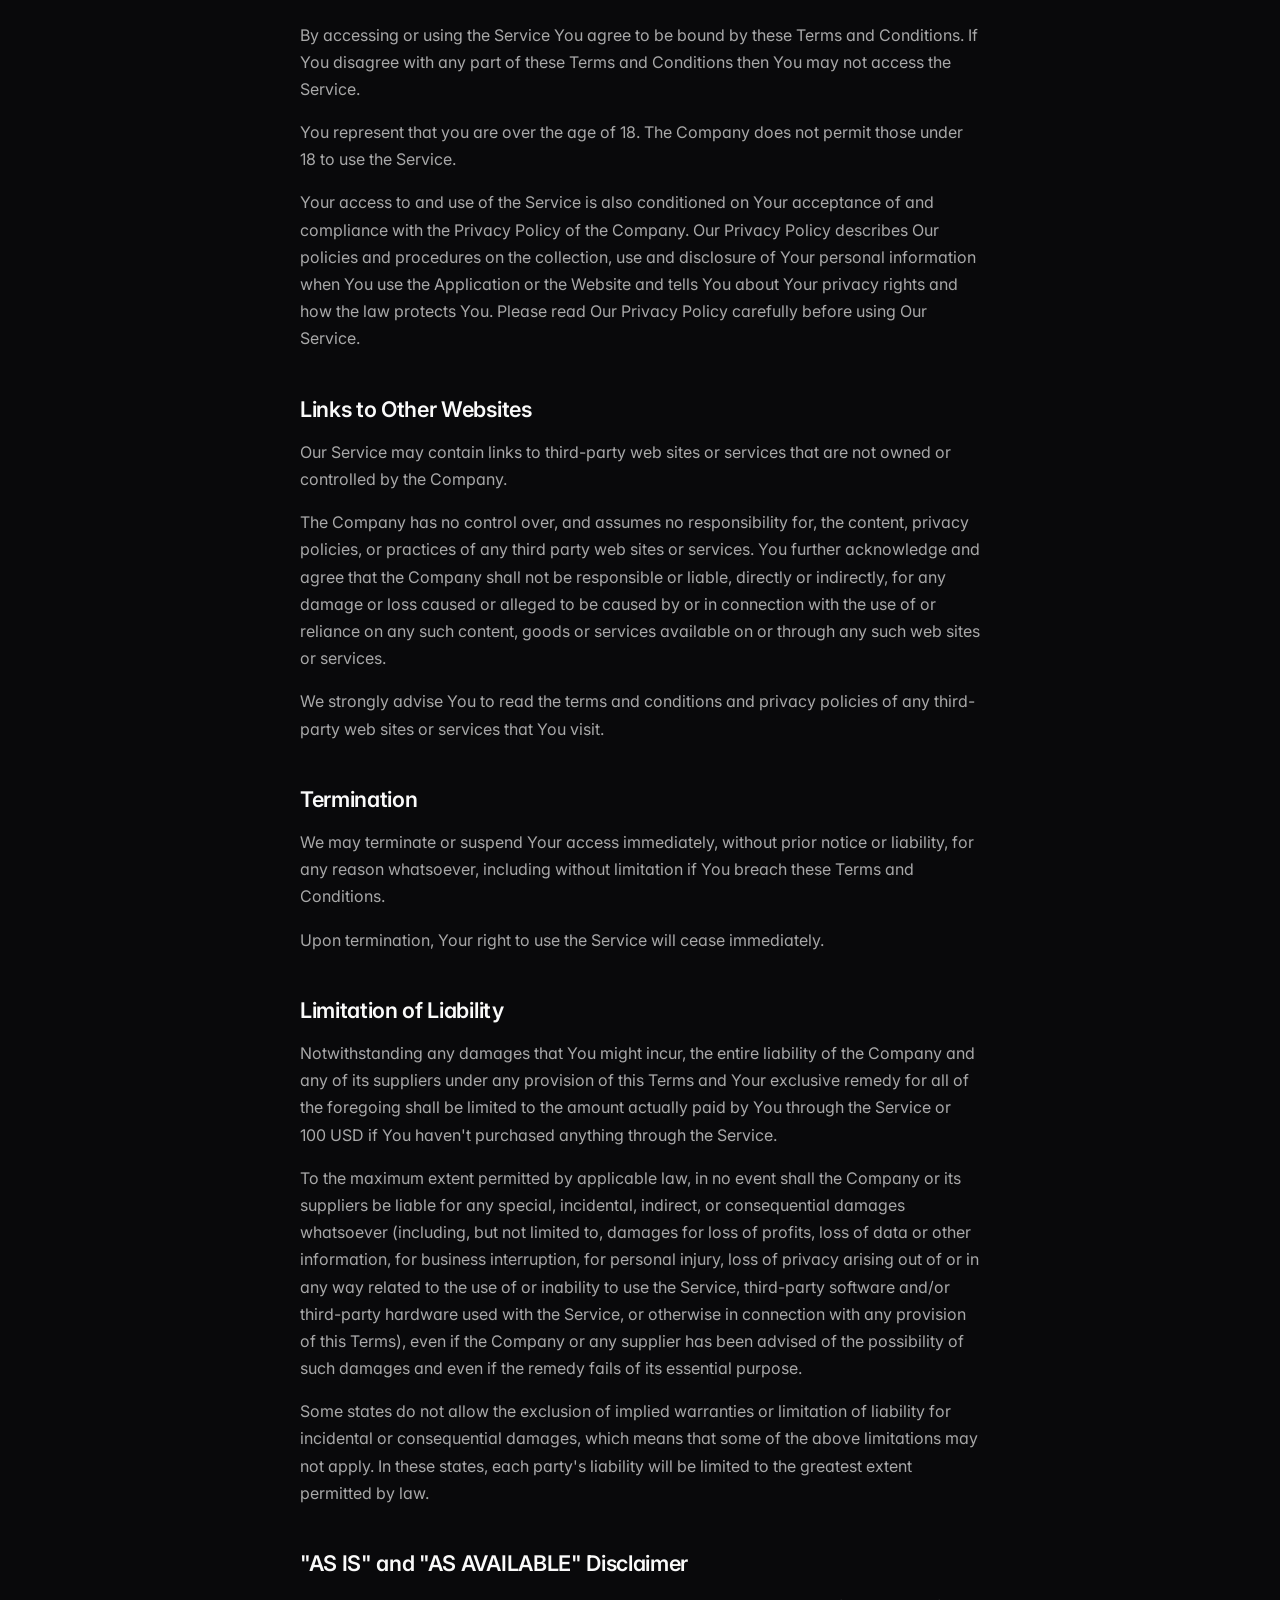
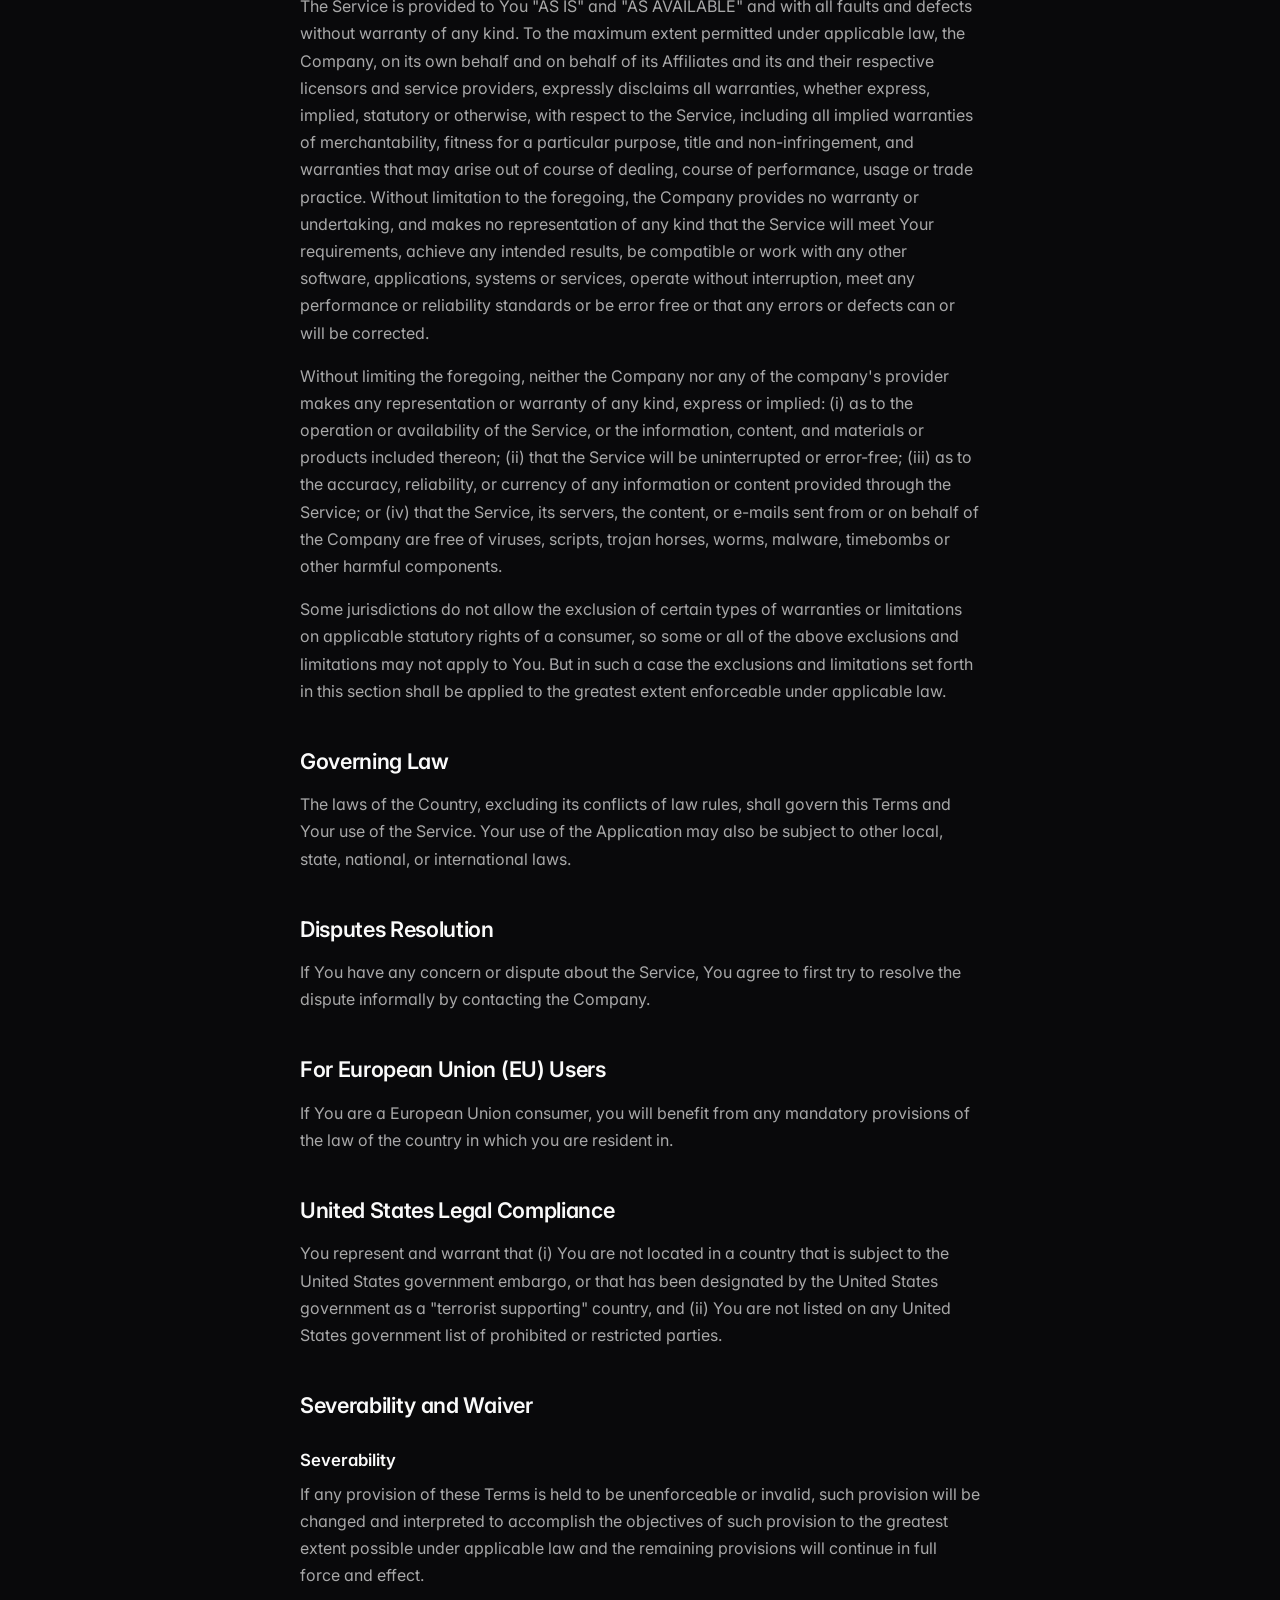
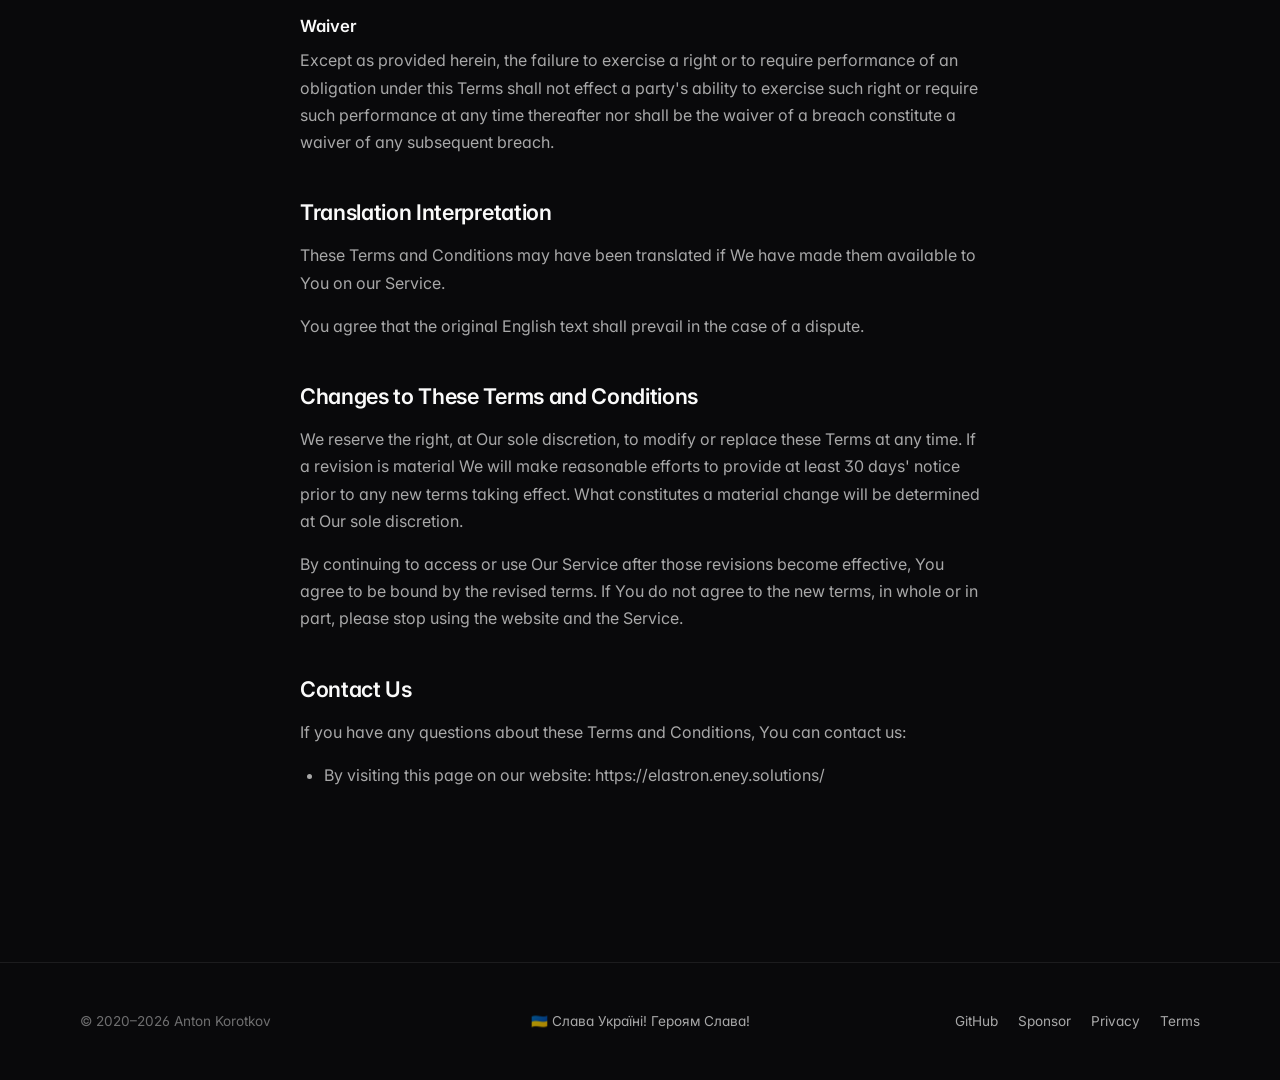
<file: terms.html>
<!DOCTYPE html>
<html lang="en">

<head>
    <!-- Google Analytics 4. Off until GA_ID holds the site's measurement ID (G-...).
         gtag() is always defined, so the click handlers below are safe either way. -->
    <script>
        window.dataLayer = window.dataLayer || [];
        function gtag() { dataLayer.push(arguments); }
        (function () {
            var GA_ID = '';
            if (!GA_ID) return;
            var script = document.createElement('script');
            script.async = true;
            script.src = 'https://www.googletagmanager.com/gtag/js?id=' + GA_ID;
            document.head.appendChild(script);
            gtag('js', new Date());
            gtag('config', GA_ID);
        })();
    </script>

    <meta charset="utf-8" />
    <meta name="viewport" content="width=device-width, initial-scale=1, shrink-to-fit=no" />
    <meta name="description" content="Terms and conditions for the Elastron website." />
    <meta name="author" content="Anton Korotkov" />
    <meta name="theme-color" content="#09090b" />
    <title>Terms and Conditions — Elastron</title>
    <link rel="icon" type="image/png" href="assets/img/logo.png" />

    <!-- Fonts -->
    <link rel="preconnect" href="https://fonts.googleapis.com" />
    <link rel="preconnect" href="https://fonts.gstatic.com" crossorigin />
    <link
        href="https://fonts.googleapis.com/css2?family=Inter:wght@400;500;600;700&family=JetBrains+Mono:wght@400;500&display=swap"
        rel="stylesheet" />

    <link href="css/styles.css" rel="stylesheet" />
</head>

<body id="page-top">

    <nav class="nav" id="nav">
        <div class="container nav-inner">
            <a class="nav-brand" href="/#page-top">
                <img loading="eager" src="assets/img/logo.png" alt="Elastron logo" width="26" height="26" />
                <span>Elastron</span>
            </a>

            <div class="nav-links">
                <a href="/#features"
                    onclick="gtag('event', 'click', {'event_category': 'website','event_label': 'features'})">Features</a>
                <a href="/#faq">FAQ</a>
                <a href="/#download"
                    onclick="gtag('event', 'click', {'event_category': 'website','event_label': 'download'})">Download</a>
                <a class="nav-stars" href="https://github.com/antonkorotkov/elastron" target="_blank" rel="noopener"
                    aria-label="View Elastron on GitHub">
                    <svg class="star" viewBox="0 0 24 24" fill="currentColor" aria-hidden="true">
                        <path d="M12 2l2.9 6.9L22 9.7l-5.4 4.7L18.3 22 12 18.3 5.7 22l1.7-7.6L2 9.7l7.1-.8L12 2z" />
                    </svg>
                    <span data-star-count></span>
                </a>
            </div>

            <button class="nav-toggle" aria-label="Toggle menu" aria-expanded="false">
                <span></span>
            </button>
        </div>
    </nav>

    <main class="legal">
        <div class="container legal-inner">
            <h1>Terms and Conditions</h1>

            <p class="updated">Last updated: May 24, 2020</p>

            <p>Please read these terms and conditions carefully before using Our Service.</p>

            <h2>Interpretation and Definitions</h2>
            <h3>Interpretation</h3>
            <p>The words of which the initial letter is capitalized have meanings defined under the following conditions.</p>
            <p>The following definitions shall have the same meaning regardless of whether they appear in singular or in plural.</p>

            <h3>Definitions</h3>
            <p>For the purposes of these Terms and Conditions:</p>
            <ul>
                <li><strong>Affiliate</strong> means an entity that controls, is controlled by or is under common control with a
                    party, where "control" means ownership of 50% or more of the shares, equity interest or other securities
                    entitled to vote for election of directors or other managing authority.</li>
                <li><strong>Company</strong> (referred to as either "the Company", "We", "Us" or "Our" in this Agreement) refers to
                    Elastron.</li>
                <li><strong>Country</strong> refers to: Ukraine</li>
                <li><strong>Device</strong> means any device that can access the Service such as a computer, a cellphone or a
                    digital tablet.</li>
                <li><strong>Service</strong> refers to the Website.</li>
                <li><strong>Terms and Conditions</strong> (also referred as "Terms") mean these Terms and Conditions that form the
                    entire agreement between You and the Company regarding the use of the Service. This Terms and Conditions
                    agreement is maintained by the <a href="https://www.privacypolicies.com/terms-conditions-generator/">Terms and
                        Conditions Generator</a>.</li>
                <li><strong>Third-party Social Media Service</strong> means any services or content (including data, information,
                    products or services) provided by a third-party that may be displayed, included or made available by the
                    Service.</li>
                <li><strong>Website</strong> refers to Elastron, accessible from https://elastron.eney.solutions/</li>
                <li><strong>You</strong> means the individual accessing or using the Service, or the company, or other legal entity
                    on behalf of which such individual is accessing or using the Service, as applicable.</li>
            </ul>

            <h2>Acknowledgement</h2>
            <p>These are the Terms and Conditions governing the use of this Service and the agreement that operates between You and
                the Company. These Terms and Conditions set out the rights and obligations of all users regarding the use of the
                Service.</p>
            <p>Your access to and use of the Service is conditioned on Your acceptance of and compliance with these Terms and
                Conditions. These Terms and Conditions apply to all visitors, users and others who access or use the Service.</p>
            <p>By accessing or using the Service You agree to be bound by these Terms and Conditions. If You disagree with any part
                of these Terms and Conditions then You may not access the Service.</p>
            <p>You represent that you are over the age of 18. The Company does not permit those under 18 to use the Service.</p>
            <p>Your access to and use of the Service is also conditioned on Your acceptance of and compliance with the Privacy
                Policy of the Company. Our Privacy Policy describes Our policies and procedures on the collection, use and
                disclosure of Your personal information when You use the Application or the Website and tells You about Your privacy
                rights and how the law protects You. Please read Our Privacy Policy carefully before using Our Service.</p>










            <h2>Links to Other Websites</h2>
            <p>Our Service may contain links to third-party web sites or services that are not owned or controlled by the Company.
            </p>
            <p>The Company has no control over, and assumes no responsibility for, the content, privacy policies, or practices of
                any third party web sites or services. You further acknowledge and agree that the Company shall not be responsible
                or liable, directly or indirectly, for any damage or loss caused or alleged to be caused by or in connection with
                the use of or reliance on any such content, goods or services available on or through any such web sites or
                services.</p>
            <p>We strongly advise You to read the terms and conditions and privacy policies of any third-party web sites or services
                that You visit.</p>

            <h2>Termination</h2>
            <p>We may terminate or suspend Your access immediately, without prior notice or liability, for any reason whatsoever,
                including without limitation if You breach these Terms and Conditions.</p>
            <p>Upon termination, Your right to use the Service will cease immediately.</p>

            <h2>Limitation of Liability</h2>
            <p>Notwithstanding any damages that You might incur, the entire liability of the Company and any of its suppliers under
                any provision of this Terms and Your exclusive remedy for all of the foregoing shall be limited to the amount
                actually paid by You through the Service or 100 USD if You haven't purchased anything through the Service.</p>
            <p>To the maximum extent permitted by applicable law, in no event shall the Company or its suppliers be liable for any
                special, incidental, indirect, or consequential damages whatsoever (including, but not limited to, damages for loss
                of profits, loss of data or other information, for business interruption, for personal injury, loss of privacy
                arising out of or in any way related to the use of or inability to use the Service, third-party software and/or
                third-party hardware used with the Service, or otherwise in connection with any provision of this Terms), even if
                the Company or any supplier has been advised of the possibility of such damages and even if the remedy fails of its
                essential purpose.</p>
            <p>Some states do not allow the exclusion of implied warranties or limitation of liability for incidental or
                consequential damages, which means that some of the above limitations may not apply. In these states, each party's
                liability will be limited to the greatest extent permitted by law.</p>

            <h2>"AS IS" and "AS AVAILABLE" Disclaimer</h2>
            <p>The Service is provided to You "AS IS" and "AS AVAILABLE" and with all faults and defects without warranty of any
                kind. To the maximum extent permitted under applicable law, the Company, on its own behalf and on behalf of its
                Affiliates and its and their respective licensors and service providers, expressly disclaims all warranties, whether
                express, implied, statutory or otherwise, with respect to the Service, including all implied warranties of
                merchantability, fitness for a particular purpose, title and non-infringement, and warranties that may arise out of
                course of dealing, course of performance, usage or trade practice. Without limitation to the foregoing, the Company
                provides no warranty or undertaking, and makes no representation of any kind that the Service will meet Your
                requirements, achieve any intended results, be compatible or work with any other software, applications, systems or
                services, operate without interruption, meet any performance or reliability standards or be error free or that any
                errors or defects can or will be corrected.</p>
            <p>Without limiting the foregoing, neither the Company nor any of the company's provider makes any representation or
                warranty of any kind, express or implied: (i) as to the operation or availability of the Service, or the
                information, content, and materials or products included thereon; (ii) that the Service will be uninterrupted or
                error-free; (iii) as to the accuracy, reliability, or currency of any information or content provided through the
                Service; or (iv) that the Service, its servers, the content, or e-mails sent from or on behalf of the Company are
                free of viruses, scripts, trojan horses, worms, malware, timebombs or other harmful components.</p>
            <p>Some jurisdictions do not allow the exclusion of certain types of warranties or limitations on applicable statutory
                rights of a consumer, so some or all of the above exclusions and limitations may not apply to You. But in such a
                case the exclusions and limitations set forth in this section shall be applied to the greatest extent enforceable
                under applicable law.</p>

            <h2>Governing Law</h2>
            <p>The laws of the Country, excluding its conflicts of law rules, shall govern this Terms and Your use of the Service.
                Your use of the Application may also be subject to other local, state, national, or international laws.</p>

            <h2>Disputes Resolution</h2>
            <p>If You have any concern or dispute about the Service, You agree to first try to resolve the dispute informally by
                contacting the Company.</p>

            <h2>For European Union (EU) Users</h2>
            <p>If You are a European Union consumer, you will benefit from any mandatory provisions of the law of the country in
                which you are resident in.</p>


            <h2>United States Legal Compliance</h2>
            <p>You represent and warrant that (i) You are not located in a country that is subject to the United States government
                embargo, or that has been designated by the United States government as a "terrorist supporting" country, and (ii)
                You are not listed on any United States government list of prohibited or restricted parties.</p>

            <h2>Severability and Waiver</h2>
            <h3>Severability</h3>
            <p>If any provision of these Terms is held to be unenforceable or invalid, such provision will be changed and
                interpreted to accomplish the objectives of such provision to the greatest extent possible under applicable law and
                the remaining provisions will continue in full force and effect.</p>

            <h3>Waiver</h3>
            <p>Except as provided herein, the failure to exercise a right or to require performance of an obligation under this
                Terms shall not effect a party's ability to exercise such right or require such performance at any time thereafter
                nor shall be the waiver of a breach constitute a waiver of any subsequent breach.</p>

            <h2>Translation Interpretation</h2>
            <p>These Terms and Conditions may have been translated if We have made them available to You on our Service.</p>
            <p>You agree that the original English text shall prevail in the case of a dispute.</p>

            <h2>Changes to These Terms and Conditions</h2>
            <p>We reserve the right, at Our sole discretion, to modify or replace these Terms at any time. If a revision is material
                We will make reasonable efforts to provide at least 30 days' notice prior to any new terms taking effect. What
                constitutes a material change will be determined at Our sole discretion.</p>
            <p>By continuing to access or use Our Service after those revisions become effective, You agree to be bound by the
                revised terms. If You do not agree to the new terms, in whole or in part, please stop using the website and the
                Service.</p>

            <h2>Contact Us</h2>
            <p>If you have any questions about these Terms and Conditions, You can contact us:</p>

            <ul>
                <li>By visiting this page on our website: https://elastron.eney.solutions/</li>
            </ul>
        </div>
    </main>

    <footer class="footer">
        <div class="container footer-inner">
            <div>&copy; 2020&ndash;2026 Anton Korotkov</div>
            <div>🇺🇦 Слава Україні! Героям Слава!</div>
            <div>
                <a href="https://github.com/antonkorotkov/elastron" target="_blank" rel="noopener">GitHub</a>
                <a href="https://github.com/sponsors/antonkorotkov" target="_blank" rel="noopener">Sponsor</a>
                <a href="/privacy.html">Privacy</a>
                <a href="/terms.html">Terms</a>
            </div>
        </div>
    </footer>

    <script src="js/scripts.js"></script>
</body>

</html>
</file>
<file: css/styles.css>
/* =========================================================================
   Elastron — landing page styles
   Hand-rolled, no framework. Mono-yellow accent on cool near-black.
   ========================================================================= */

/* --- Tokens ------------------------------------------------------------- */
:root {
    --bg: #09090b;
    --bg-elev: #111114;
    --bg-window: #161619;
    --bg-window-2: #1c1c20;
    --fg: #fafafa;
    --fg-muted: rgba(250, 250, 250, 0.66);
    --fg-subtle: rgba(250, 250, 250, 0.42);
    --fg-faint: rgba(250, 250, 250, 0.18);
    --hairline: rgba(250, 250, 250, 0.08);
    --hairline-2: rgba(250, 250, 250, 0.14);

    --accent: #ffd400;
    --accent-2: #ffe45c;
    --accent-dim: rgba(255, 212, 0, 0.55);
    --accent-glow: rgba(255, 212, 0, 0.35);
    --accent-glow-2: rgba(255, 212, 0, 0.12);

    --font-sans: "Inter", -apple-system, BlinkMacSystemFont, "Segoe UI", system-ui, sans-serif;
    --font-mono: "JetBrains Mono", ui-monospace, SFMono-Regular, "SF Mono", Menlo, Consolas, monospace;

    --r-sm: 8px;
    --r-md: 12px;
    --r-lg: 18px;
    --r-xl: 28px;

    --container: 1200px;
    --pad-x: clamp(1.25rem, 4vw, 2.5rem);

    --ease-out: cubic-bezier(0.22, 1, 0.36, 1);
    --ease-in-out: cubic-bezier(0.65, 0, 0.35, 1);
}

/* --- Reset -------------------------------------------------------------- */
*,
*::before,
*::after {
    box-sizing: border-box;
}

* {
    margin: 0;
    padding: 0;
}

html {
    -webkit-text-size-adjust: 100%;
    scroll-behavior: smooth;
}

body {
    background: var(--bg);
    color: var(--fg);
    font-family: var(--font-sans);
    font-size: 16px;
    line-height: 1.55;
    font-feature-settings: "ss01", "cv11";
    -webkit-font-smoothing: antialiased;
    -moz-osx-font-smoothing: grayscale;
    text-rendering: optimizeLegibility;
    overflow-x: hidden;
}

img,
svg {
    display: block;
    max-width: 100%;
}

a {
    color: inherit;
    text-decoration: none;
}

button {
    font: inherit;
    color: inherit;
    background: none;
    border: 0;
    cursor: pointer;
}

ul,
ol {
    list-style: none;
}

:focus-visible {
    outline: 2px solid var(--accent);
    outline-offset: 3px;
    border-radius: 4px;
}

/* --- Layout primitives -------------------------------------------------- */
.container {
    width: 100%;
    max-width: var(--container);
    margin: 0 auto;
    padding-inline: var(--pad-x);
}

.section {
    padding-block: clamp(4rem, 9vw, 8rem);
    position: relative;
}

.eyebrow {
    font-family: var(--font-mono);
    font-size: 0.72rem;
    letter-spacing: 0.14em;
    text-transform: uppercase;
    color: var(--accent);
    font-weight: 500;
}

.section-title {
    font-size: clamp(1.75rem, 3.5vw, 2.75rem);
    font-weight: 600;
    letter-spacing: -0.02em;
    line-height: 1.1;
    margin-top: 0.5rem;
}

.section-lead {
    margin-top: 1rem;
    color: var(--fg-muted);
    font-size: clamp(1rem, 1.2vw, 1.125rem);
    max-width: 56ch;
}

/* --- Buttons ------------------------------------------------------------ */
.btn {
    display: inline-flex;
    align-items: center;
    gap: 0.6rem;
    padding: 0.95rem 1.4rem;
    border-radius: var(--r-md);
    font-weight: 600;
    font-size: 0.95rem;
    letter-spacing: -0.005em;
    transition:
        transform .35s var(--ease-out),
        background-color .25s ease,
        box-shadow .35s var(--ease-out),
        color .2s ease;
    white-space: nowrap;
}

.btn-primary {
    background: var(--accent);
    color: #1a1500;
    box-shadow:
        0 1px 0 rgba(255, 255, 255, 0.5) inset,
        0 0 0 1px rgba(255, 212, 0, 0.4),
        0 18px 40px -16px var(--accent-glow);
}

.btn-primary:hover {
    background: var(--accent-2);
    transform: translateY(-2px);
    box-shadow:
        0 1px 0 rgba(255, 255, 255, 0.5) inset,
        0 0 0 1px rgba(255, 212, 0, 0.55),
        0 24px 48px -14px var(--accent-glow);
}

.btn-secondary {
    background: transparent;
    color: var(--fg);
    border: 1px solid var(--hairline-2);
}

.btn-secondary:hover {
    border-color: var(--fg-faint);
    background: rgba(255, 255, 255, 0.03);
}

.btn-ghost {
    padding: 0.6rem 0.9rem;
    font-size: 0.85rem;
    border-radius: var(--r-sm);
    color: var(--fg-muted);
}

.btn-ghost:hover {
    color: var(--fg);
}

.btn .arrow {
    transition: transform .3s var(--ease-out);
}

.btn:hover .arrow {
    transform: translateX(3px);
}

/* --- Nav ---------------------------------------------------------------- */
.nav {
    position: fixed;
    inset: 0 0 auto 0;
    z-index: 100;
    padding-block: 0.85rem;
    background: transparent;
    border-bottom: 1px solid transparent;
    backdrop-filter: blur(0);
    -webkit-backdrop-filter: blur(0);
    transition:
        background-color .35s ease,
        border-color .35s ease,
        backdrop-filter .35s ease;
}

.nav.is-scrolled,
.nav.is-solid {
    background: rgba(9, 9, 11, 0.72);
    border-bottom-color: var(--hairline);
    backdrop-filter: saturate(140%) blur(14px);
    -webkit-backdrop-filter: saturate(140%) blur(14px);
}

.nav-inner {
    display: flex;
    align-items: center;
    justify-content: space-between;
    gap: 1.5rem;
}

.nav-brand {
    display: inline-flex;
    align-items: center;
    gap: 0.55rem;
    font-weight: 600;
    letter-spacing: -0.01em;
    font-size: 1rem;
}

.nav-brand img {
    width: 26px;
    height: 26px;
    transition: transform .5s var(--ease-out), filter .5s ease;
}

.nav-brand:hover img {
    transform: rotate(-8deg) scale(1.05);
    filter: drop-shadow(0 0 12px var(--accent-glow));
}

.nav-links {
    display: flex;
    align-items: center;
    gap: 0.4rem;
}

.nav-links a {
    padding: 0.5rem 0.8rem;
    border-radius: var(--r-sm);
    color: var(--fg-muted);
    font-size: 0.9rem;
    transition: color .2s ease, background-color .2s ease;
}

.nav-links a:hover {
    color: var(--fg);
    background: rgba(255, 255, 255, 0.04);
}

.nav-stars {
    display: inline-flex;
    align-items: center;
    gap: 0.45rem;
    padding: 0.45rem 0.75rem;
    border-radius: 999px;
    border: 1px solid var(--hairline-2);
    font-size: 0.82rem;
    color: var(--fg-muted);
    font-variant-numeric: tabular-nums;
    transition: border-color .25s ease, color .25s ease, background-color .25s ease;
}

.nav-stars:hover {
    color: var(--fg);
    border-color: var(--fg-faint);
    background: rgba(255, 255, 255, 0.03);
}

.nav-stars .star {
    color: var(--accent);
    width: 14px;
    height: 14px;
}

.nav-stars [data-star-count] {
    font-family: var(--font-mono);
    font-weight: 500;
}

.nav-stars [data-star-count]:empty::before {
    content: "—";
    color: var(--fg-faint);
}

.nav-toggle {
    display: none;
    width: 40px;
    height: 40px;
    border-radius: var(--r-sm);
    align-items: center;
    justify-content: center;
    border: 1px solid var(--hairline-2);
    color: var(--fg);
    position: relative;
}

.nav-toggle span,
.nav-toggle span::before,
.nav-toggle span::after {
    content: "";
    display: block;
    width: 16px;
    height: 1.5px;
    background: currentColor;
    border-radius: 2px;
    transition: transform .3s var(--ease-out), top .3s var(--ease-out), opacity .2s ease;
}

.nav-toggle span {
    position: relative;
}

.nav-toggle span::before {
    position: absolute;
    top: -5px;
    left: 0;
}

.nav-toggle span::after {
    position: absolute;
    top: 5px;
    left: 0;
}

.nav.is-open .nav-toggle span {
    background: transparent;
}

.nav.is-open .nav-toggle span::before {
    top: 0;
    transform: rotate(45deg);
}

.nav.is-open .nav-toggle span::after {
    top: 0;
    transform: rotate(-45deg);
}

/* --- Hero --------------------------------------------------------------- */
.hero {
    position: relative;
    padding-top: clamp(7rem, 14vw, 10rem);
    padding-bottom: clamp(4rem, 8vw, 7rem);
    overflow: hidden;
    isolation: isolate;
}

.hero::before {
    content: "";
    position: absolute;
    z-index: -2;
    top: -10%;
    left: 50%;
    width: 1100px;
    height: 1100px;
    transform: translateX(-50%);
    background: radial-gradient(closest-side, var(--accent-glow-2), transparent 70%);
    pointer-events: none;
    opacity: 0.9;
}

.hero::after {
    content: "";
    position: absolute;
    inset: 0;
    z-index: -1;
    background-image:
        linear-gradient(var(--hairline) 1px, transparent 1px),
        linear-gradient(90deg, var(--hairline) 1px, transparent 1px);
    background-size: 64px 64px;
    mask-image: radial-gradient(ellipse at 50% 30%, #000 0%, transparent 70%);
    -webkit-mask-image: radial-gradient(ellipse at 50% 30%, #000 0%, transparent 70%);
    opacity: 0.55;
    pointer-events: none;
}

.hero-grid {
    display: grid;
    grid-template-columns: 1fr;
    gap: clamp(3rem, 6vw, 5rem);
    align-items: center;
}

.hero-copy {
    position: relative;
    z-index: 2;
    max-width: 38rem;
}

.hero-headline {
    margin-top: 1rem;
    font-size: clamp(2.75rem, 7vw, 5.5rem);
    font-weight: 600;
    line-height: 1.02;
    letter-spacing: -0.035em;
}

.hero-headline .accent {
    position: relative;
    color: var(--accent);
    white-space: nowrap;
}

.hero-headline .accent::after {
    content: "";
    position: absolute;
    left: 0;
    right: 0.05em;
    bottom: -0.06em;
    height: 0.18em;
    background: var(--accent);
    border-radius: 999px;
    transform: scaleX(0);
    transform-origin: left center;
    animation: underline-in 1s var(--ease-out) .55s forwards;
    opacity: 0.18;
}

@keyframes underline-in {
    to {
        transform: scaleX(1);
    }
}

.hero-sub {
    margin-top: 1.5rem;
    color: var(--fg-muted);
    font-size: clamp(1.05rem, 1.4vw, 1.2rem);
    max-width: 36rem;
    line-height: 1.55;
}

.hero-cta {
    margin-top: 2rem;
    display: flex;
    flex-wrap: wrap;
    gap: 0.85rem;
    align-items: center;
}

.hero-meta {
    margin-top: 1.5rem;
    display: flex;
    flex-wrap: wrap;
    gap: 0.6rem 1.1rem;
    align-items: center;
    font-size: 0.85rem;
    color: var(--fg-subtle);
    font-family: var(--font-mono);
}

.hero-meta b {
    color: var(--fg-muted);
    font-weight: 500;
}

.hero-meta .dot {
    color: var(--fg-faint);
}

.hero-meta a {
    color: var(--fg-muted);
    text-decoration: underline;
    text-decoration-color: var(--hairline-2);
    text-underline-offset: 3px;
    transition: text-decoration-color .2s ease;
}

.hero-meta a:hover {
    text-decoration-color: var(--accent);
}

/* --- Hero stage (window + cluster) ------------------------------------- */
.hero-stage {
    position: relative;
    width: 100%;
    aspect-ratio: 4 / 3;
    perspective: 1600px;
}

.cluster {
    position: absolute;
    inset: -10% -10% -5% -10%;
    z-index: 0;
    pointer-events: none;
}

.cluster svg {
    width: 100%;
    height: 100%;
    overflow: visible;
}

.cluster .edge {
    fill: none;
    stroke: var(--hairline-2);
    stroke-width: 1;
    stroke-linecap: round;
}

.cluster .edge-pulse {
    fill: none;
    stroke: var(--accent);
    stroke-width: 1.4;
    stroke-linecap: round;
    filter: drop-shadow(0 0 6px var(--accent-glow));
}

.cluster .node circle {
    fill: var(--bg-elev);
    stroke: var(--hairline-2);
    stroke-width: 1;
}

.cluster .node--lit circle {
    fill: rgba(255, 212, 0, 0.06);
    stroke: var(--accent-dim);
}

.cluster .node--primary circle {
    fill: rgba(255, 212, 0, 0.1);
    stroke: var(--accent);
}

.cluster .node-core {
    fill: var(--accent);
    filter: drop-shadow(0 0 8px var(--accent-glow));
    transform-origin: center;
    animation: core-pulse 3.6s var(--ease-in-out) infinite;
}

.cluster .node--primary .node-core {
    animation-duration: 2.6s;
}

@keyframes core-pulse {

    0%,
    100% {
        opacity: 0.6;
        transform: scale(1);
    }

    50% {
        opacity: 1;
        transform: scale(1.15);
    }
}

.cluster .node-label {
    font-family: var(--font-mono);
    font-size: 9px;
    fill: var(--fg-subtle);
    letter-spacing: 0.04em;
}

.window {
    position: absolute;
    z-index: 1;
    inset: 12% 6% 14% 8%;
    border-radius: 14px;
    background: var(--bg-window);
    border: 1px solid var(--hairline-2);
    box-shadow:
        0 60px 80px -40px rgba(0, 0, 0, 0.7),
        0 30px 60px -30px var(--accent-glow),
        inset 0 1px 0 rgba(255, 255, 255, 0.04);
    transform: rotateY(-9deg) rotateX(5deg) translateZ(0);
    transform-style: preserve-3d;
    transition: transform 1.5s var(--ease-out);
    overflow: hidden;
}

.window-bar {
    display: flex;
    align-items: center;
    gap: 8px;
    padding: 12px 14px;
    border-bottom: 1px solid var(--hairline);
    background: linear-gradient(180deg, rgba(255, 255, 255, 0.025), transparent);
}

.window-dot {
    width: 11px;
    height: 11px;
    border-radius: 50%;
    background: rgba(255, 255, 255, 0.1);
    border: 1px solid var(--hairline-2);
}

.window-dot:nth-child(1) {
    background: rgba(255, 95, 86, 0.6);
    border-color: rgba(255, 95, 86, 0.8);
}

.window-dot:nth-child(2) {
    background: rgba(255, 189, 46, 0.6);
    border-color: rgba(255, 189, 46, 0.8);
}

.window-dot:nth-child(3) {
    background: rgba(39, 201, 63, 0.6);
    border-color: rgba(39, 201, 63, 0.8);
}

.window-title {
    margin-left: 12px;
    font-family: var(--font-mono);
    font-size: 11px;
    color: var(--fg-subtle);
    letter-spacing: 0.02em;
}

.window-body {
    position: relative;
    height: calc(100% - 41px);
    background: var(--bg-window-2);
}

.window-body img,
.window-body .placeholder {
    width: 100%;
    height: 100%;
    display: block;
}

.window-body img {
    object-fit: cover;
    object-position: left top;
}

.placeholder {
    display: flex;
    flex-direction: column;
    align-items: center;
    justify-content: center;
    gap: 0.6rem;
    color: var(--fg-faint);
    font-family: var(--font-mono);
    font-size: 0.78rem;
    text-align: center;
    background:
        repeating-linear-gradient(45deg,
            rgba(255, 255, 255, 0.015) 0 12px,
            transparent 12px 24px),
        var(--bg-window-2);
    border: 1px dashed var(--hairline-2);
    letter-spacing: 0.05em;
}

.placeholder-icon {
    width: 28px;
    height: 28px;
    border: 1.5px dashed var(--fg-faint);
    border-radius: 6px;
    display: grid;
    place-items: center;
    color: var(--fg-faint);
}

.placeholder small {
    color: var(--fg-subtle);
}

/* --- Features (stacked rows) ------------------------------------------- */
.bento {
    display: flex;
    flex-direction: column;
    gap: 1.25rem;
    margin-top: 3.5rem;
}

.card {
    position: relative;
    background: var(--bg-elev);
    border: 1px solid var(--hairline);
    border-radius: var(--r-lg);
    padding: clamp(1.5rem, 3vw, 2.5rem);
    overflow: hidden;
    display: flex;
    flex-direction: column;
    transition:
        border-color .35s ease,
        transform .5s var(--ease-out),
        background-color .35s ease;
}

.card:hover {
    border-color: var(--hairline-2);
    background: #131316;
}

.card::before {
    content: "";
    position: absolute;
    inset: 0;
    background: radial-gradient(560px circle at var(--mx, 50%) var(--my, 0%), var(--accent-glow-2), transparent 55%);
    opacity: 0;
    transition: opacity .35s ease;
    pointer-events: none;
}

.card:hover::before {
    opacity: 1;
}

.card-tag {
    font-family: var(--font-mono);
    font-size: 0.72rem;
    letter-spacing: 0.14em;
    text-transform: uppercase;
    color: var(--accent);
    margin-bottom: 1rem;
}

.card-title {
    font-size: clamp(1.4rem, 2.4vw, 2rem);
    font-weight: 600;
    letter-spacing: -0.02em;
    line-height: 1.15;
    margin-bottom: 0.75rem;
}

.card-body {
    color: var(--fg-muted);
    font-size: 1rem;
    line-height: 1.6;
    max-width: 48ch;
}

.card-art {
    margin-top: 1.75rem;
    position: relative;
    display: flex;
    align-items: center;
    justify-content: center;
    min-height: 180px;
}

.card-art>.card-screenshot,
.card-art>.art-aggs,
.card-art>.art-query {
    width: 100%;
}

/* Side-by-side text + art on desktop */
@media (min-width: 900px) {
    .card {
        display: grid;
        grid-template-columns: minmax(0, 1fr) minmax(0, 1.15fr);
        gap: clamp(2rem, 4vw, 4rem);
        align-items: center;
        min-height: 320px;
    }

    .card-tag,
    .card-title,
    .card-body {
        grid-column: 1;
    }

    .card-tag {
        align-self: end;
        margin-bottom: 0;
    }

    .card-title {
        margin-bottom: 0.5rem;
    }

    .card-body {
        align-self: start;
        max-width: none;
    }

    .card-art {
        grid-column: 2;
        grid-row: 1 / span 3;
        margin: 0;
        padding: 0;
        align-self: stretch;
        min-height: 0;
    }

    /* Alternate sides for visual rhythm */
    .card:nth-child(even) .card-tag,
    .card:nth-child(even) .card-title,
    .card:nth-child(even) .card-body {
        grid-column: 2;
    }

    .card:nth-child(even) .card-art {
        grid-column: 1;
        grid-row: 1 / span 3;
    }
}

.card-screenshot {
    width: 100%;
    border-radius: 10px;
    border: 1px solid var(--hairline);
    overflow: hidden;
    background: var(--bg-window-2);
    aspect-ratio: 16 / 10;
}

.card-screenshot .placeholder {
    font-size: 0.72rem;
    border: 1px dashed var(--hairline-2);
    height: 100%;
}

/* Card art accents */
.art-aggs {
    width: 100%;
    display: flex;
    flex-direction: column;
    justify-content: center;
    gap: 14px;
    font-family: var(--font-mono);
    font-size: 0.75rem;
    align-self: stretch;
    height: 100%;
}

.art-aggs-row {
    display: grid;
    grid-template-columns: minmax(0, 18ch) 1fr auto;
    align-items: center;
    gap: 10px;
}

.art-aggs-row .lbl {
    color: var(--fg-subtle);
    white-space: nowrap;
    overflow: hidden;
    text-overflow: ellipsis;
}

.art-aggs-row .bar {
    position: relative;
    height: 10px;
    background: rgba(255, 255, 255, 0.04);
    border-radius: 999px;
    overflow: hidden;
}

.art-aggs-row .bar i {
    display: block;
    height: 100%;
    width: var(--w, 50%);
    background: linear-gradient(90deg, var(--accent-dim), var(--accent));
    border-radius: 999px;
    transform-origin: left center;
    transform: scaleX(0);
    animation: bar-fill 1s var(--ease-out) forwards;
}

.art-aggs-row:nth-child(1) .bar i {
    animation-delay: 0.05s;
}

.art-aggs-row:nth-child(2) .bar i {
    animation-delay: 0.15s;
}

.art-aggs-row:nth-child(3) .bar i {
    animation-delay: 0.25s;
}

.art-aggs-row:nth-child(4) .bar i {
    animation-delay: 0.35s;
}

@keyframes bar-fill {
    to {
        transform: scaleX(1);
    }
}

.art-aggs-row .num {
    color: var(--fg-muted);
    font-variant-numeric: tabular-nums;
    font-size: 0.7rem;
    letter-spacing: 0.02em;
}

.art-split {
    width: 100%;
    display: flex;
    justify-content: center;
}

.art-split-window {
    width: 100%;
    max-width: 360px;
    aspect-ratio: 16 / 10;
    border-radius: 10px;
    border: 1px solid var(--hairline-2);
    overflow: hidden;
    box-shadow:
        0 1px 0 rgba(255, 255, 255, 0.04) inset,
        0 22px 40px -18px rgba(0, 0, 0, 0.55);
    background: var(--bg-window);
    display: flex;
    flex-direction: column;
}

.art-split-bar {
    display: flex;
    gap: 6px;
    padding: 9px 12px;
    border-bottom: 1px solid var(--hairline);
    background: linear-gradient(180deg, rgba(255, 255, 255, 0.025), transparent);
}

.art-split-bar span {
    width: 8px;
    height: 8px;
    border-radius: 50%;
    background: rgba(255, 255, 255, 0.12);
}

.art-split-bar span:nth-child(1) {
    background: rgba(255, 95, 86, 0.55);
}

.art-split-bar span:nth-child(2) {
    background: rgba(255, 189, 46, 0.55);
}

.art-split-bar span:nth-child(3) {
    background: rgba(39, 201, 63, 0.55);
}

.art-split-body {
    flex: 1;
    display: grid;
    grid-template-columns: 1fr 1fr;
    position: relative;
}

.art-split-body::after {
    content: "";
    position: absolute;
    top: -10px;
    bottom: -10px;
    left: 50%;
    width: 1px;
    background: var(--accent);
    box-shadow: 0 0 12px var(--accent-glow);
    transform: translateX(-0.5px);
}

.art-split-half {
    display: flex;
    flex-direction: column;
    justify-content: center;
    gap: 9px;
    padding: 14px 14px;
}

.art-split-half--dark {
    background: var(--bg-window);
}

.art-split-half--light {
    background: #f5f5f5;
}

.art-split-half .row {
    display: block;
    height: 6px;
    border-radius: 3px;
}

.art-split-half--dark .row.r1 {
    width: 70%;
    background: rgba(255, 255, 255, 0.18);
}

.art-split-half--dark .row.r2 {
    width: 50%;
    background: rgba(255, 255, 255, 0.10);
}

.art-split-half--dark .row.r3 {
    width: 60%;
    background: rgba(255, 255, 255, 0.10);
}

.art-split-half--dark .row.accent {
    width: 35%;
    background: var(--accent);
}

.art-split-half--light .row.r1 {
    width: 70%;
    background: rgba(0, 0, 0, 0.22);
}

.art-split-half--light .row.r2 {
    width: 50%;
    background: rgba(0, 0, 0, 0.10);
}

.art-split-half--light .row.r3 {
    width: 60%;
    background: rgba(0, 0, 0, 0.10);
}

.art-split-half--light .row.accent {
    width: 35%;
    background: var(--accent);
}

.art-arrow {
    display: flex;
    align-items: center;
    gap: 8px;
    font-family: var(--font-mono);
    font-size: 0.78rem;
    color: var(--fg-subtle);
}

.art-arrow svg {
    color: var(--accent);
}

.art-query {
    width: 100%;
    font-family: var(--font-mono);
    font-size: 0.74rem;
    line-height: 1.65;
    color: var(--fg-muted);
    background: var(--bg);
    border: 1px solid var(--hairline);
    border-radius: 10px;
    padding: 14px 16px;
    white-space: pre;
    overflow: hidden;
    max-width: 100%;
    box-shadow: inset 0 1px 0 rgba(255, 255, 255, 0.02);
}

.art-query .k {
    color: var(--accent);
    font-weight: 500;
}

.art-query .s {
    color: #b6f3c7;
}

.art-query .n {
    color: #ffb86b;
}

.art-query .c {
    color: var(--fg-faint);
    font-style: italic;
}

/* AI assistant card: a short chat that ends at an approval card */
.art-chat {
    width: 100%;
    max-width: 440px;
    display: flex;
    flex-direction: column;
    gap: 10px;
    font-size: 0.8rem;
    line-height: 1.5;
}

.art-chat > * {
    opacity: 0;
    transform: translateY(8px);
    transition:
        opacity .6s var(--ease-out),
        transform .6s var(--ease-out);
}

.reveal.is-in .art-chat > * {
    opacity: 1;
    transform: none;
}

.reveal.is-in .art-chat > :nth-child(2) {
    transition-delay: .35s;
}

.reveal.is-in .art-chat > :nth-child(3) {
    transition-delay: .7s;
}

.reveal.is-in .art-chat > :nth-child(4) {
    transition-delay: 1.05s;
}

.art-chat-msg {
    align-self: flex-start;
    max-width: 88%;
    padding: 10px 12px;
    border-radius: 12px 12px 12px 4px;
    background: var(--bg-window-2);
    border: 1px solid var(--hairline);
    color: var(--fg-muted);
}

.art-chat-msg b {
    color: var(--fg);
    font-weight: 600;
}

.art-chat-msg--user {
    align-self: flex-end;
    border-radius: 12px 12px 4px 12px;
    background: var(--accent-glow-2);
    border-color: rgba(255, 212, 0, 0.22);
    color: var(--fg);
}

.art-chat-step {
    align-self: flex-start;
    display: inline-flex;
    align-items: center;
    gap: 6px;
    padding: 3px 10px;
    border: 1px solid var(--hairline);
    border-radius: 999px;
    font-family: var(--font-mono);
    font-size: 0.7rem;
    color: var(--fg-subtle);
}

.art-chat-step svg {
    color: #4ade80;
}

.art-chat-approval {
    padding: 12px 14px;
    background: var(--bg);
    border: 1px solid var(--hairline-2);
    border-left: 3px solid #e5484d;
    border-radius: 10px;
}

.art-chat-approval-title {
    display: flex;
    align-items: center;
    gap: 7px;
    margin-bottom: 8px;
    font-weight: 600;
    color: var(--fg);
}

.art-chat-approval-title svg {
    color: #e5484d;
}

.art-chat-approval code {
    display: block;
    margin-bottom: 6px;
    font-family: var(--font-mono);
    font-size: 0.72rem;
    color: var(--accent);
}

.art-chat-approval p {
    margin-bottom: 10px;
    font-size: 0.72rem;
    color: #ff8a8d;
}

.art-chat-actions {
    display: flex;
    gap: 8px;
}

.art-chat-btn {
    padding: 5px 12px;
    border: 1px solid var(--hairline-2);
    border-radius: 6px;
    font-size: 0.72rem;
    font-weight: 600;
    color: var(--fg-muted);
}

.art-chat-btn--danger {
    background: #e5484d;
    border-color: #e5484d;
    color: #fff;
}

/* Connections card: color-coded saved connections and the reachability plug */
.art-conns {
    width: 100%;
    max-width: 420px;
    display: flex;
    flex-direction: column;
    gap: 10px;
}

.art-conn {
    display: grid;
    grid-template-columns: auto minmax(0, 1fr) auto;
    align-items: center;
    gap: 12px;
    padding: 12px 14px;
    background: var(--bg-window-2);
    border: 1px solid var(--hairline);
    border-left: 3px solid var(--c, var(--hairline-2));
    border-radius: 10px;
}

.art-conn-pill {
    padding: 2px 9px;
    border-radius: 999px;
    background: var(--c);
    color: #0b0b0d;
    font-size: 0.72rem;
    font-weight: 600;
}

.art-conn-host {
    overflow: hidden;
    font-family: var(--font-mono);
    font-size: 0.72rem;
    color: var(--fg-subtle);
    white-space: nowrap;
    text-overflow: ellipsis;
}

.art-conn-tag {
    padding: 1px 7px;
    border: 1px solid var(--hairline-2);
    border-radius: 5px;
    font-family: var(--font-mono);
    font-size: 0.64rem;
    letter-spacing: 0.08em;
    color: var(--fg-muted);
}

.art-conn-status {
    align-self: flex-end;
    display: inline-flex;
    align-items: center;
    gap: 6px;
    margin-top: 4px;
    font-family: var(--font-mono);
    font-size: 0.7rem;
    color: #4ade80;
}

.art-conn-status svg {
    animation: plug-pulse 2.4s ease-in-out infinite;
}

@keyframes plug-pulse {
    50% {
        opacity: 0.45;
    }
}

.art-roles {
    width: 100%;
    max-width: 420px;
    display: flex;
    flex-direction: column;
    gap: 10px;
}

.art-roles-tabs {
    display: flex;
    gap: 18px;
    padding: 0 4px 8px;
    border-bottom: 1px solid var(--hairline);
    font-size: 0.8rem;
    color: var(--fg-subtle);
}

.art-roles-tabs .active {
    color: var(--fg);
    box-shadow: 0 9px 0 -7px var(--accent);
}

.art-role {
    display: grid;
    grid-template-columns: auto auto minmax(0, 1fr);
    align-items: center;
    gap: 10px;
    padding: 12px 14px;
    background: var(--bg-window-2);
    border: 1px solid var(--hairline);
    border-radius: 10px;
    font-family: var(--font-mono);
    font-size: 0.74rem;
}

.art-role-name {
    color: var(--fg);
}

.art-role-badge {
    padding: 1px 7px;
    border: 1px solid var(--hairline-2);
    border-radius: 5px;
    font-size: 0.64rem;
    letter-spacing: 0.08em;
    color: var(--fg-muted);
}

.art-role-badge--restrict {
    border-color: rgba(168, 85, 247, 0.5);
    color: #c084fc;
}

.art-role-privs {
    grid-column: 3;
    min-width: 0;
    text-align: right;
    overflow: hidden;
    color: var(--fg-subtle);
    white-space: nowrap;
    text-overflow: ellipsis;
}

.art-spinner {
    width: 56px;
    height: 56px;
    border-radius: 50%;
    border: 2px solid var(--hairline-2);
    border-top-color: var(--accent);
    animation: spin 1.6s linear infinite;
}

@keyframes spin {
    to {
        transform: rotate(360deg);
    }
}

.art-windows {
    position: relative;
    width: 100%;
    max-width: 320px;
    aspect-ratio: 16 / 10;
    margin: 0 auto;
}

.art-windows .aw {
    position: absolute;
    width: 70%;
    height: 70%;
    border-radius: 10px;
    background: var(--bg-window);
    border: 1px solid var(--hairline-2);
    box-shadow:
        0 1px 0 rgba(255, 255, 255, 0.04) inset,
        0 18px 32px -16px rgba(0, 0, 0, 0.6);
    overflow: hidden;
}

.art-windows .aw::before {
    content: "";
    position: absolute;
    top: 10px;
    left: 12px;
    width: 7px;
    height: 7px;
    border-radius: 50%;
    background: var(--accent-dim);
    box-shadow:
        11px 0 0 rgba(255, 255, 255, 0.12),
        22px 0 0 rgba(255, 255, 255, 0.12);
}

.art-windows .aw::after {
    content: "";
    position: absolute;
    inset: 28px 14px 14px 14px;
    background:
        linear-gradient(var(--hairline) 1px, transparent 1px) 0 0/100% 14px,
        linear-gradient(90deg, var(--hairline) 1px, transparent 1px) 0 0/14px 100%;
    border-radius: 4px;
    opacity: 0.5;
}

.art-windows .aw--back {
    top: 0;
    left: 0;
    transform: rotate(-3.5deg);
    opacity: 0.55;
}

.art-windows .aw--mid {
    top: 14%;
    left: 14%;
    opacity: 0.85;
}

.art-windows .aw--front {
    top: 28%;
    left: 28%;
    transform: rotate(2.5deg);
    border-color: var(--accent-dim);
    box-shadow:
        0 1px 0 rgba(255, 255, 255, 0.06) inset,
        0 22px 40px -16px var(--accent-glow),
        0 18px 32px -18px rgba(0, 0, 0, 0.6);
}

.art-windows .aw--front::before {
    background: var(--accent);
}

/* --- FAQ ---------------------------------------------------------------- */
.faq-grid {
    display: grid;
    grid-template-columns: 1fr;
    gap: clamp(2rem, 5vw, 4rem);
}

@media (min-width: 900px) {
    .faq-grid {
        grid-template-columns: minmax(0, 0.85fr) minmax(0, 1.6fr);
        align-items: start;
    }

    .faq-head {
        position: sticky;
        top: 96px;
    }
}

.faq-head .section-lead a,
.faq-a a {
    color: var(--accent);
    text-decoration: underline;
    text-decoration-color: var(--accent-glow);
    text-underline-offset: 3px;
}

.faq-head .section-lead a:hover,
.faq-a a:hover {
    text-decoration-color: var(--accent);
}

.faq-list {
    margin-top: 0;
}

.faq-item {
    border-top: 1px solid var(--hairline);
}

.faq-item:last-child {
    border-bottom: 1px solid var(--hairline);
}

.faq-q {
    width: 100%;
    display: flex;
    align-items: center;
    justify-content: space-between;
    gap: 1rem;
    padding: 1.5rem 0;
    text-align: left;
    font-size: 1.05rem;
    font-weight: 500;
    letter-spacing: -0.01em;
    transition: color .2s ease;
}

.faq-q:hover {
    color: var(--accent-2);
}

.faq-q .chev {
    flex: none;
    width: 22px;
    height: 22px;
    border-radius: 50%;
    display: grid;
    place-items: center;
    border: 1px solid var(--hairline-2);
    transition: transform .35s var(--ease-out), background-color .25s ease, border-color .25s ease, color .25s ease;
    color: var(--fg-muted);
    font-size: 14px;
    line-height: 1;
}

.faq-item.is-open .chev {
    transform: rotate(45deg);
    background: var(--accent);
    border-color: var(--accent);
    color: #1a1500;
}

.faq-a {
    display: grid;
    grid-template-rows: 0fr;
    transition: grid-template-rows .4s var(--ease-out);
}

.faq-a>div {
    overflow: hidden;
}

.faq-item.is-open .faq-a {
    grid-template-rows: 1fr;
}

.faq-a p {
    padding-bottom: 1.5rem;
    color: var(--fg-muted);
    max-width: 64ch;
}

.faq-a p:not(:last-child) {
    padding-bottom: 0.9rem;
}

.faq-a code {
    font-family: var(--font-mono);
    font-size: 0.88em;
    background: var(--bg-elev);
    padding: 1px 6px;
    border-radius: 4px;
    border: 1px solid var(--hairline);
}

/* --- Download ----------------------------------------------------------- */
.download-card {
    margin-top: 3rem;
    background: linear-gradient(180deg, var(--bg-elev), var(--bg));
    border: 1px solid var(--hairline);
    border-radius: var(--r-xl);
    padding: clamp(2rem, 5vw, 3.5rem);
    text-align: center;
    position: relative;
    overflow: hidden;
}

.download-card::before {
    content: "";
    position: absolute;
    inset: -50% 0 auto 0;
    height: 220px;
    background: radial-gradient(closest-side, var(--accent-glow), transparent 70%);
    opacity: 0.6;
    pointer-events: none;
}

.download-platform {
    position: relative;
    display: inline-flex;
    align-items: center;
    gap: 0.5rem;
    padding: 0.4rem 0.8rem;
    border: 1px solid var(--hairline-2);
    border-radius: 999px;
    font-family: var(--font-mono);
    font-size: 0.78rem;
    letter-spacing: 0.04em;
    color: var(--fg-muted);
    text-transform: uppercase;
}

.download-card .btn-primary {
    margin-top: 2rem;
    font-size: 1.05rem;
    padding: 1.1rem 1.7rem;
}

.download-meta {
    margin-top: 1.25rem;
    font-family: var(--font-mono);
    font-size: 0.78rem;
    color: var(--fg-subtle);
    letter-spacing: 0.02em;
}

.download-meta a {
    color: var(--fg-muted);
    text-decoration: underline;
    text-underline-offset: 3px;
    text-decoration-color: var(--hairline-2);
}

.download-meta a:hover {
    text-decoration-color: var(--accent);
    color: var(--fg);
}

.downloads-all {
    margin-top: 1.75rem;
    text-align: left;
    border-top: 1px solid var(--hairline);
    padding-top: 1.25rem;
}

.downloads-all summary {
    display: inline-flex;
    align-items: center;
    gap: 0.4rem;
    list-style: none;
    cursor: pointer;
    font-size: 0.85rem;
    color: var(--fg-muted);
    font-family: var(--font-mono);
}

.downloads-all summary::-webkit-details-marker {
    display: none;
}

.downloads-all summary::before {
    content: "+";
    display: inline-block;
    width: 14px;
    font-weight: 600;
    color: var(--accent);
}

.downloads-all[open] summary::before {
    content: "−";
}

.downloads-grid {
    display: flex;
    flex-direction: column;
    gap: 0.55rem;
    margin-top: 1rem;
}

.dl-row {
    display: grid;
    grid-template-columns: 36px 1fr auto auto;
    align-items: center;
    gap: 0.9rem;
    padding: 0.85rem 1rem;
    border: 1px solid var(--hairline);
    border-radius: var(--r-md);
    background: rgba(255, 255, 255, 0.015);
    color: var(--fg);
    text-align: left;
    transition:
        border-color .2s ease,
        background-color .2s ease,
        transform .25s var(--ease-out);
}

.dl-row:hover {
    border-color: var(--accent-dim);
    background: rgba(255, 212, 0, 0.04);
    transform: translateY(-1px);
}

.dl-icon {
    display: inline-flex;
    align-items: center;
    justify-content: center;
    width: 36px;
    height: 36px;
    border-radius: 10px;
    background: var(--bg);
    border: 1px solid var(--hairline);
    color: var(--fg-muted);
}

.dl-row:hover .dl-icon {
    color: var(--accent);
    border-color: var(--accent-dim);
}

.dl-icon svg {
    width: 18px;
    height: 18px;
}

.dl-meta {
    display: flex;
    flex-direction: column;
    gap: 2px;
    min-width: 0;
}

.dl-platform {
    font-size: 0.95rem;
    font-weight: 500;
    letter-spacing: -0.005em;
    color: var(--fg);
}

.dl-format {
    font-size: 0.82rem;
    color: var(--fg-subtle);
}

.dl-format code {
    font-family: var(--font-mono);
    font-size: 0.78em;
    color: var(--fg-muted);
    padding: 1px 5px;
    background: rgba(255, 255, 255, 0.04);
    border: 1px solid var(--hairline);
    border-radius: 4px;
    margin-left: 2px;
}

.dl-size {
    font-family: var(--font-mono);
    font-size: 0.82rem;
    color: var(--fg-subtle);
    font-variant-numeric: tabular-nums;
    white-space: nowrap;
}

.dl-arrow {
    color: var(--fg-faint);
    transition: color .2s ease, transform .25s var(--ease-out);
}

.dl-row:hover .dl-arrow {
    color: var(--accent);
    transform: translateY(2px);
}

.dl-row--fallback {
    grid-template-columns: 1fr;
}

@media (max-width: 600px) {
    .dl-row {
        grid-template-columns: 36px 1fr auto;
        gap: 0.7rem;
        padding: 0.75rem;
    }

    .dl-arrow {
        display: none;
    }
}

/* --- Footer ------------------------------------------------------------- */
.footer {
    padding-block: 3rem;
    border-top: 1px solid var(--hairline);
    color: var(--fg-subtle);
    font-size: 0.85rem;
    margin-top: clamp(3rem, 6vw, 5rem);
}

.footer-inner {
    display: grid;
    grid-template-columns: 1fr auto 1fr;
    gap: 1rem 2rem;
    align-items: center;
}

.footer-inner> :nth-child(2) {
    text-align: center;
    color: var(--fg-muted);
}

.footer-inner> :nth-child(3) {
    display: flex;
    justify-content: flex-end;
    gap: 1.25rem;
}

.footer a {
    color: var(--fg-muted);
    transition: color .2s ease;
}

.footer a:hover {
    color: var(--fg);
}

/* --- Legal pages -------------------------------------------------------- */
.legal {
    padding-top: clamp(7rem, 12vw, 9rem);
    padding-bottom: 5rem;
}

.legal-inner {
    max-width: 760px;
    margin: 0 auto;
}

.legal h1 {
    font-size: clamp(2rem, 4vw, 2.8rem);
    font-weight: 600;
    letter-spacing: -0.02em;
    margin-bottom: 0.5rem;
}

.legal .updated {
    color: var(--fg-subtle);
    font-family: var(--font-mono);
    font-size: 0.82rem;
    margin-bottom: 2.5rem;
}

.legal h2 {
    font-size: 1.35rem;
    font-weight: 600;
    letter-spacing: -0.015em;
    margin-top: 2.5rem;
    margin-bottom: 0.8rem;
}

.legal h3 {
    font-size: 1.05rem;
    font-weight: 600;
    margin-top: 1.5rem;
    margin-bottom: 0.5rem;
}

.legal p,
.legal li {
    color: var(--fg-muted);
    margin-bottom: 1rem;
    line-height: 1.7;
}

.legal ul,
.legal ol {
    padding-left: 1.5rem;
    margin-bottom: 1rem;
}

.legal ul li {
    list-style: disc;
}

.legal ol li {
    list-style: decimal;
}

.legal a {
    color: var(--accent);
    text-decoration: underline;
    text-decoration-color: var(--accent-glow);
    text-underline-offset: 3px;
}

.legal a:hover {
    text-decoration-color: var(--accent);
}

.legal strong {
    color: var(--fg);
    font-weight: 600;
}

/* --- Reveal animations ------------------------------------------------- */
.reveal {
    opacity: 0;
    transform: translateY(18px);
    transition:
        opacity .8s var(--ease-out),
        transform .8s var(--ease-out);
}

.reveal.is-in {
    opacity: 1;
    transform: none;
}

/* --- Responsive --------------------------------------------------------- */
@media (min-width: 1024px) {
    .hero-grid {
        grid-template-columns: minmax(0, 1fr) minmax(0, 1.05fr);
        gap: 3rem;
    }

    .hero-stage {
        aspect-ratio: 5 / 4;
    }
}

@media (max-width: 1023px) {
    .window {
        transform: rotateX(4deg);
    }

    .cluster .node--mobile-hide {
        opacity: 0.5;
    }
}

@media (max-width: 767px) {
    .nav-links a:not(.nav-stars) {
        display: none;
    }

    .nav-toggle {
        display: inline-flex;
    }

    .nav.is-open .nav-links {
        position: absolute;
        inset: 100% 0 auto 0;
        background: rgba(9, 9, 11, 0.96);
        backdrop-filter: blur(14px);
        -webkit-backdrop-filter: blur(14px);
        border-bottom: 1px solid var(--hairline);
        flex-direction: column;
        align-items: stretch;
        gap: 0;
        padding: 0.5rem var(--pad-x) 1.25rem;
    }

    .nav.is-open .nav-links a:not(.nav-stars) {
        display: block;
        padding: 0.85rem 0;
        border-bottom: 1px solid var(--hairline);
        color: var(--fg);
        font-size: 1rem;
    }

    .nav.is-open .nav-links .nav-stars {
        align-self: flex-start;
        margin-top: 0.85rem;
    }

    .hero {
        padding-top: clamp(6rem, 14vw, 8rem);
    }

    .hero-stage {
        aspect-ratio: 5 / 4;
    }

    .window {
        transform: none;
        inset: 8% 4% 10% 4%;
    }

    .cluster {
        inset: -4% -4% -4% -4%;
    }

    .cluster .node--mobile-hide {
        display: none;
    }

    .card {
        min-height: 220px;
    }

    .footer-inner {
        grid-template-columns: 1fr;
        text-align: center;
    }

    .footer-inner> :nth-child(2),
    .footer-inner> :nth-child(3) {
        justify-content: center;
        text-align: center;
    }
}

/* --- Reduced motion ----------------------------------------------------- */
@media (prefers-reduced-motion: reduce) {

    *,
    *::before,
    *::after {
        animation-duration: .001ms !important;
        animation-iteration-count: 1 !important;
        transition-duration: .001ms !important;
        scroll-behavior: auto !important;
    }

    .reveal,
    .art-chat > * {
        opacity: 1;
        transform: none;
    }

    .hero-headline .accent::after {
        transform: scaleX(1);
    }
}
</file>
